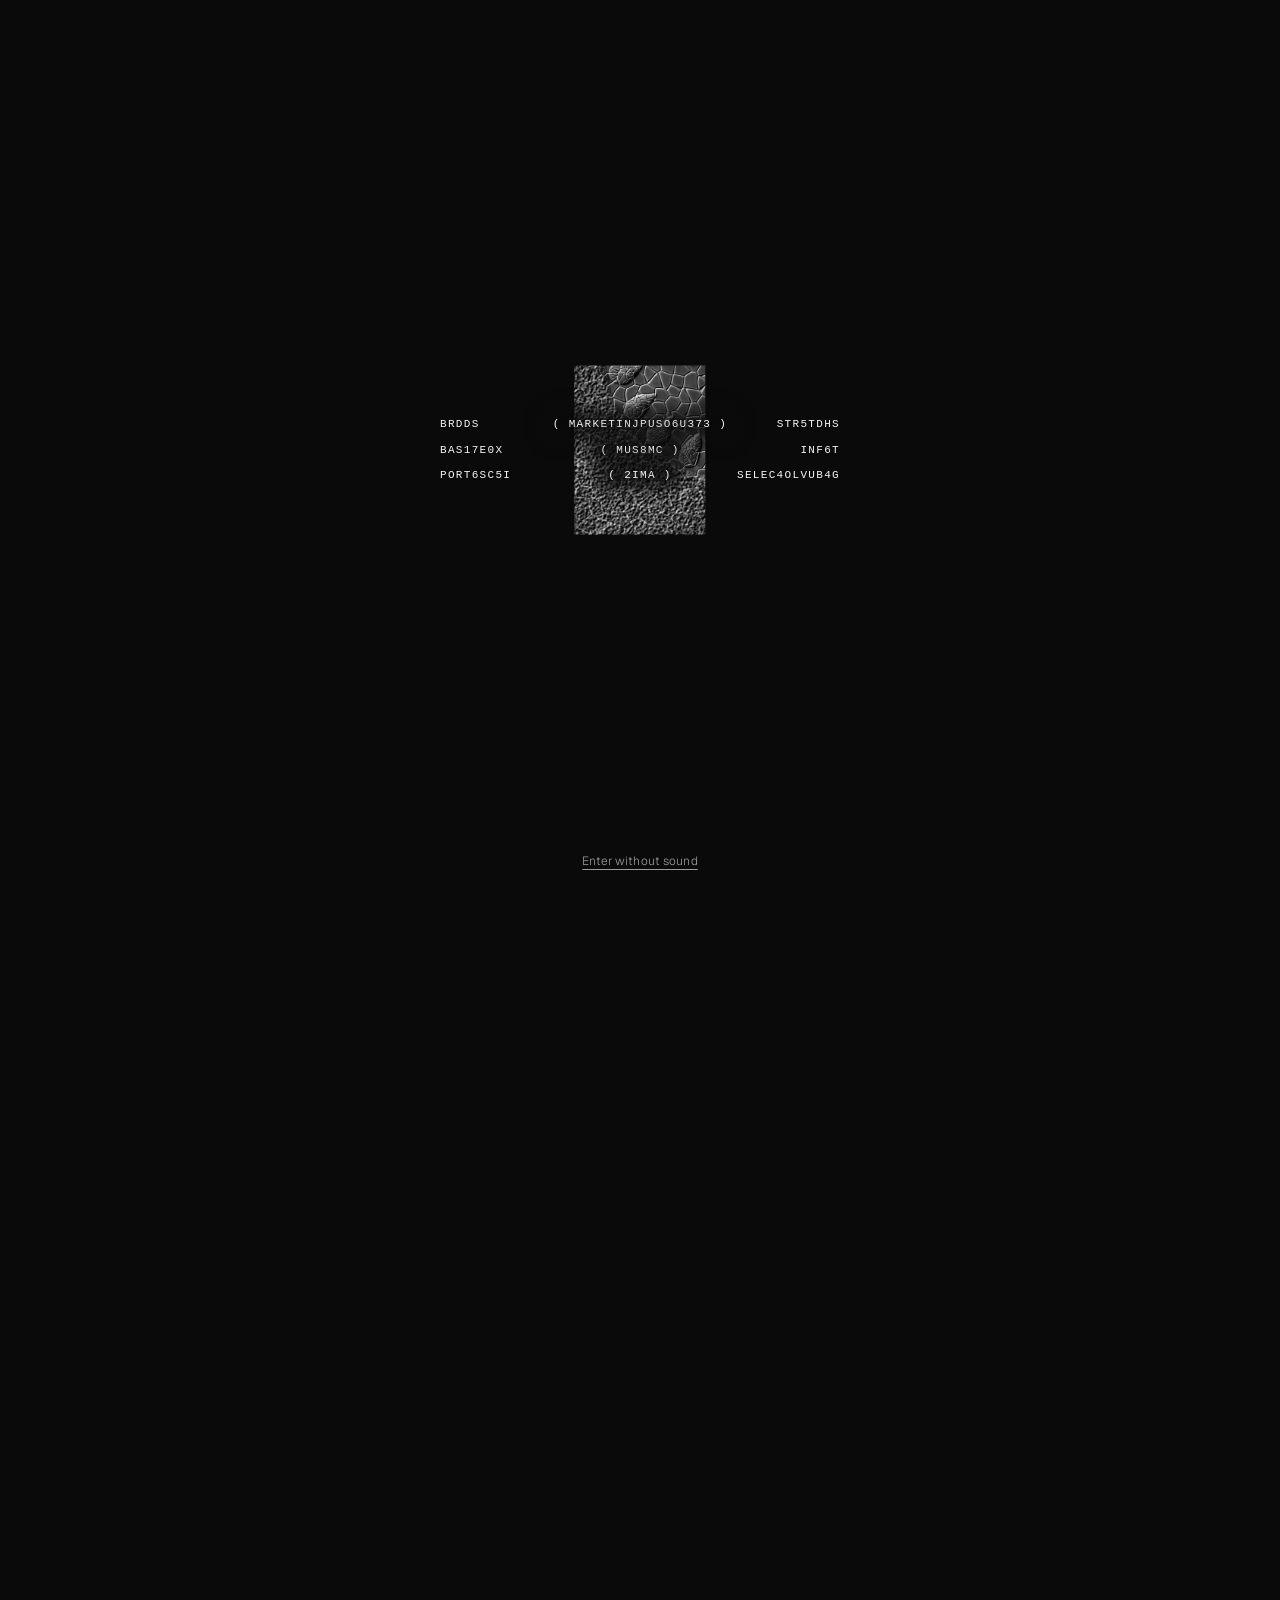
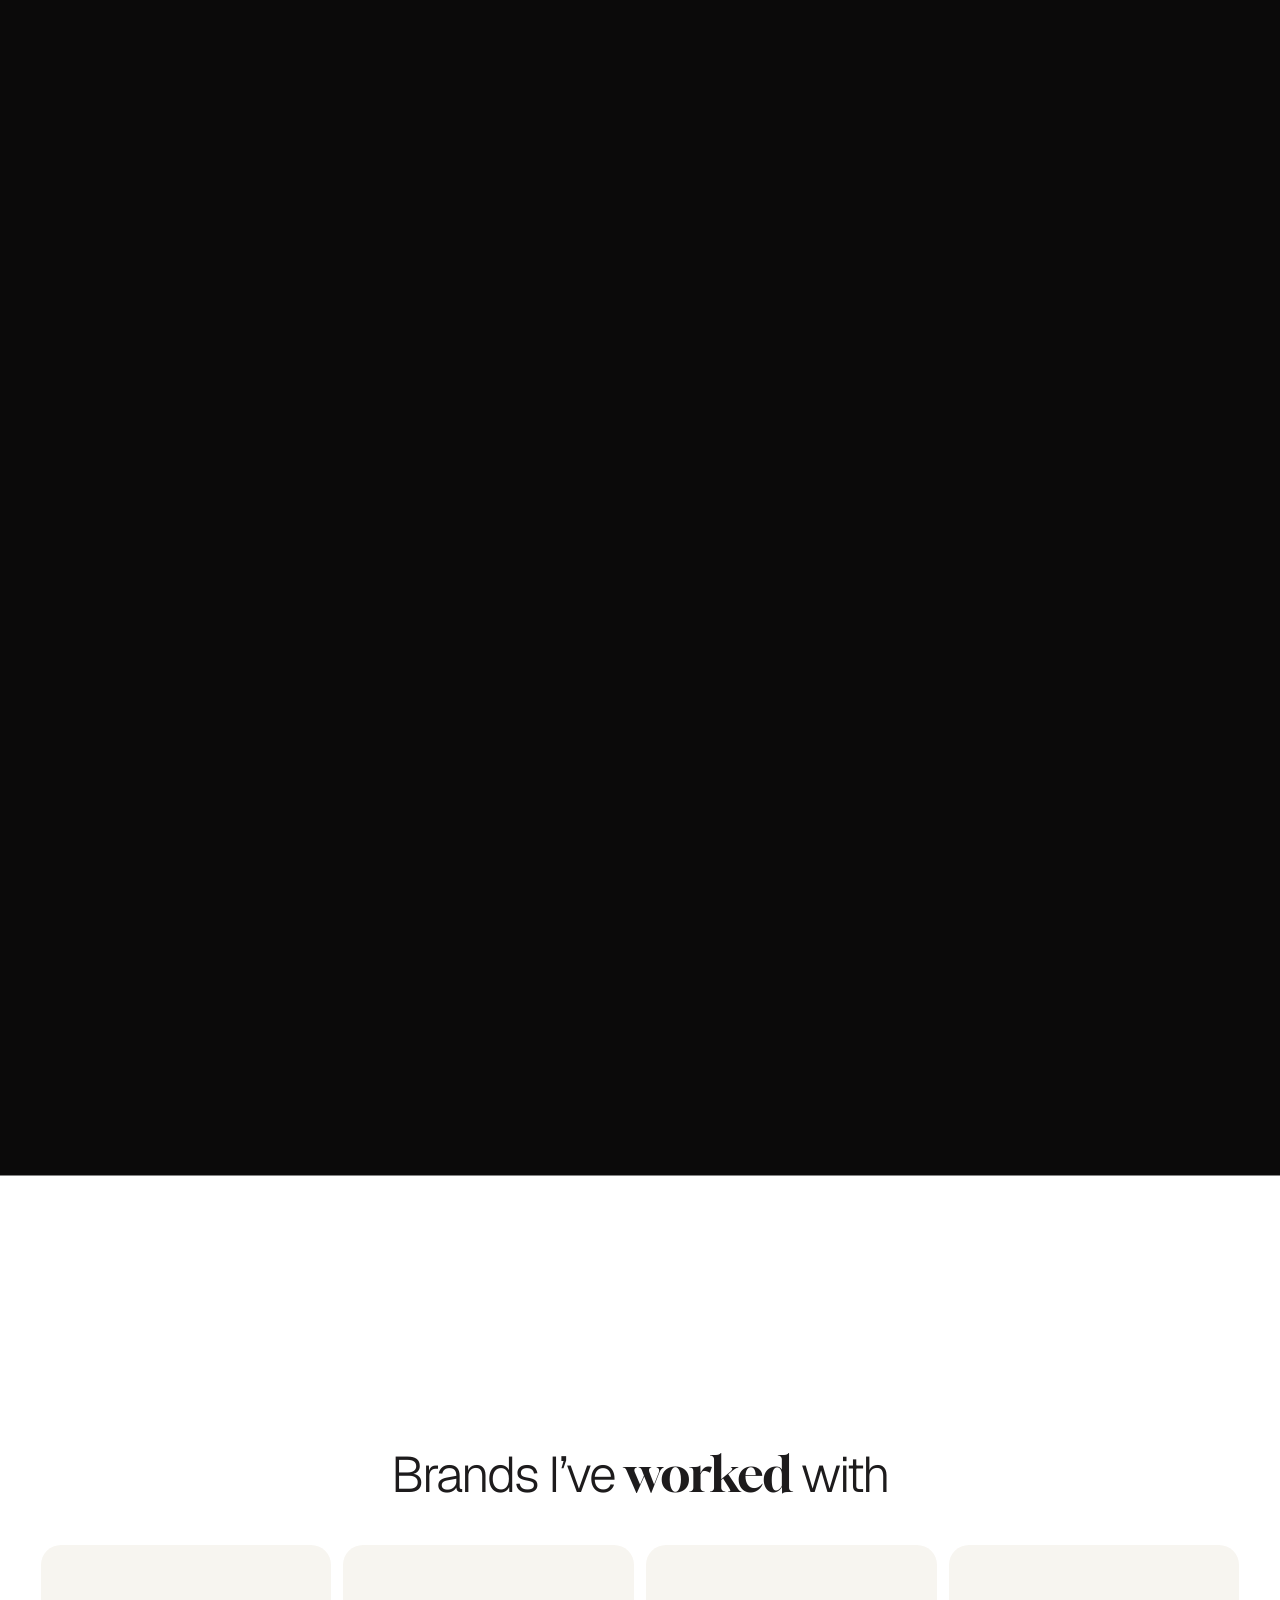
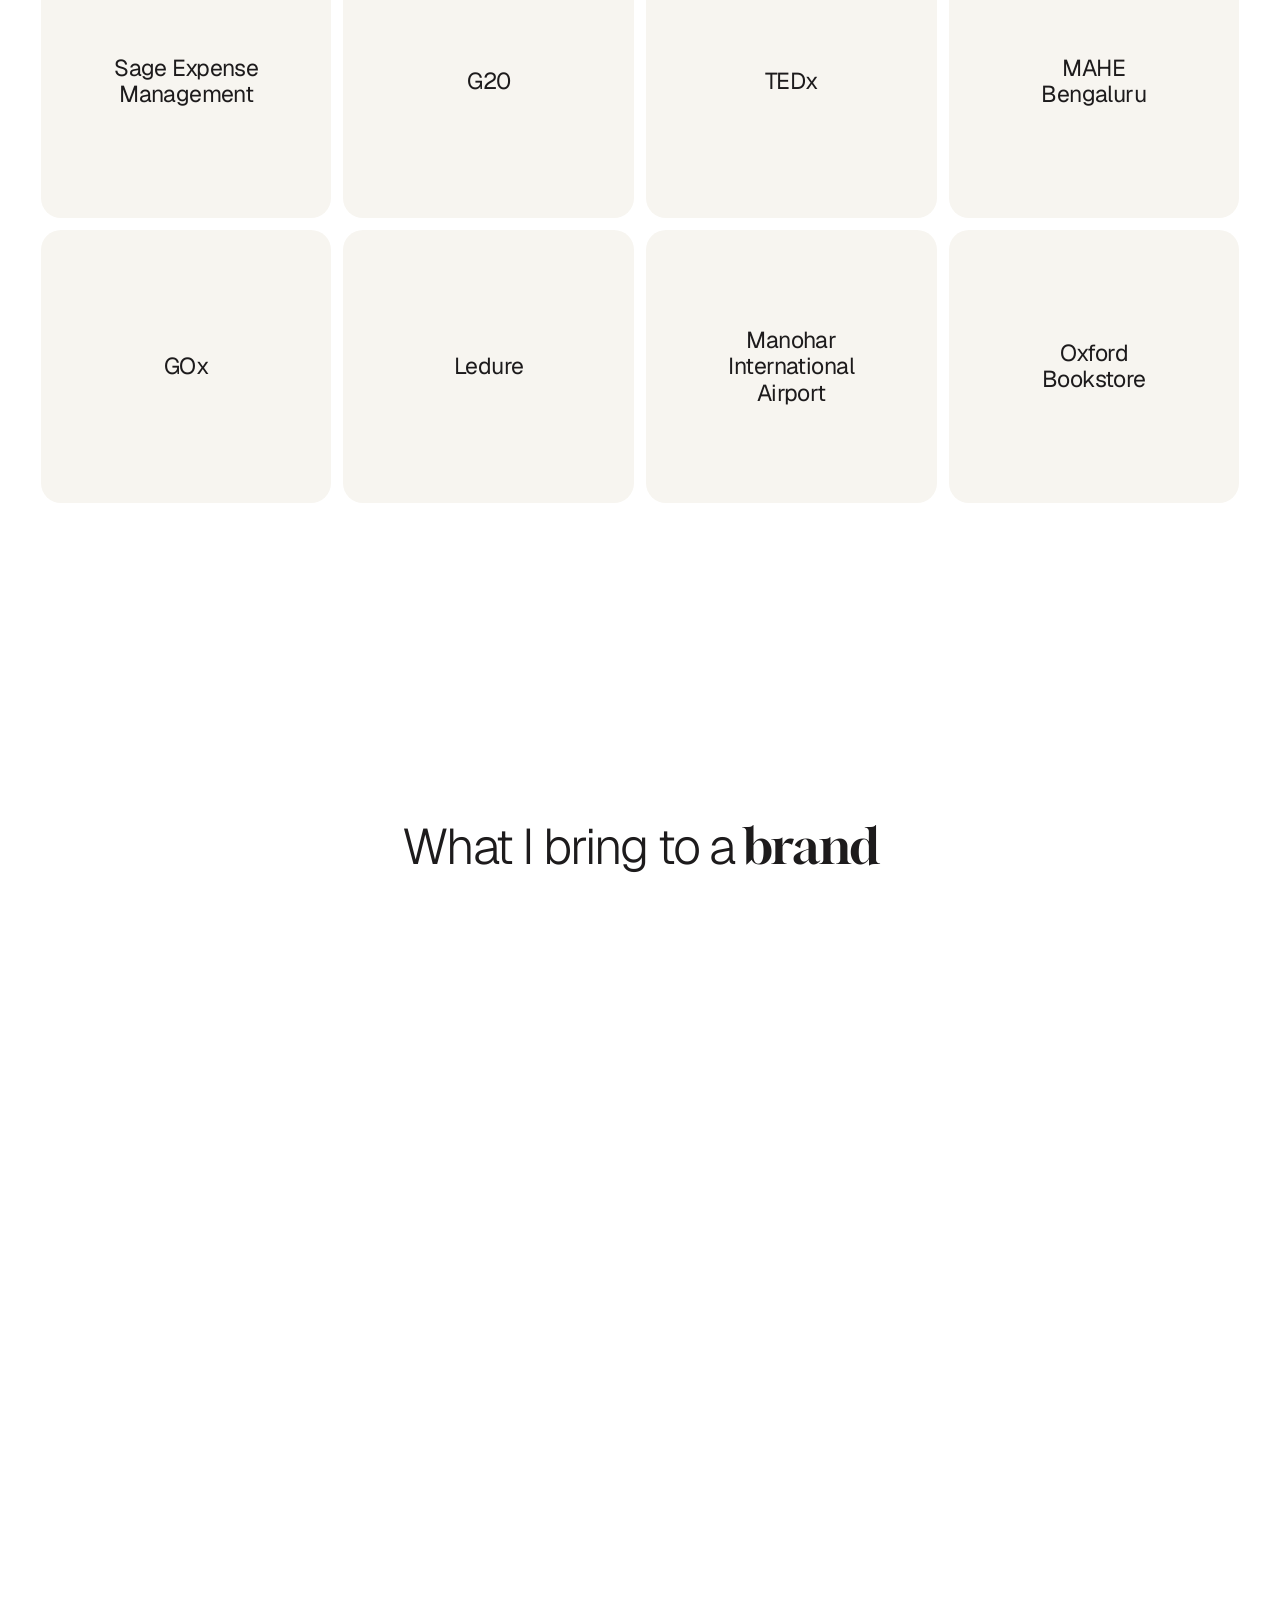
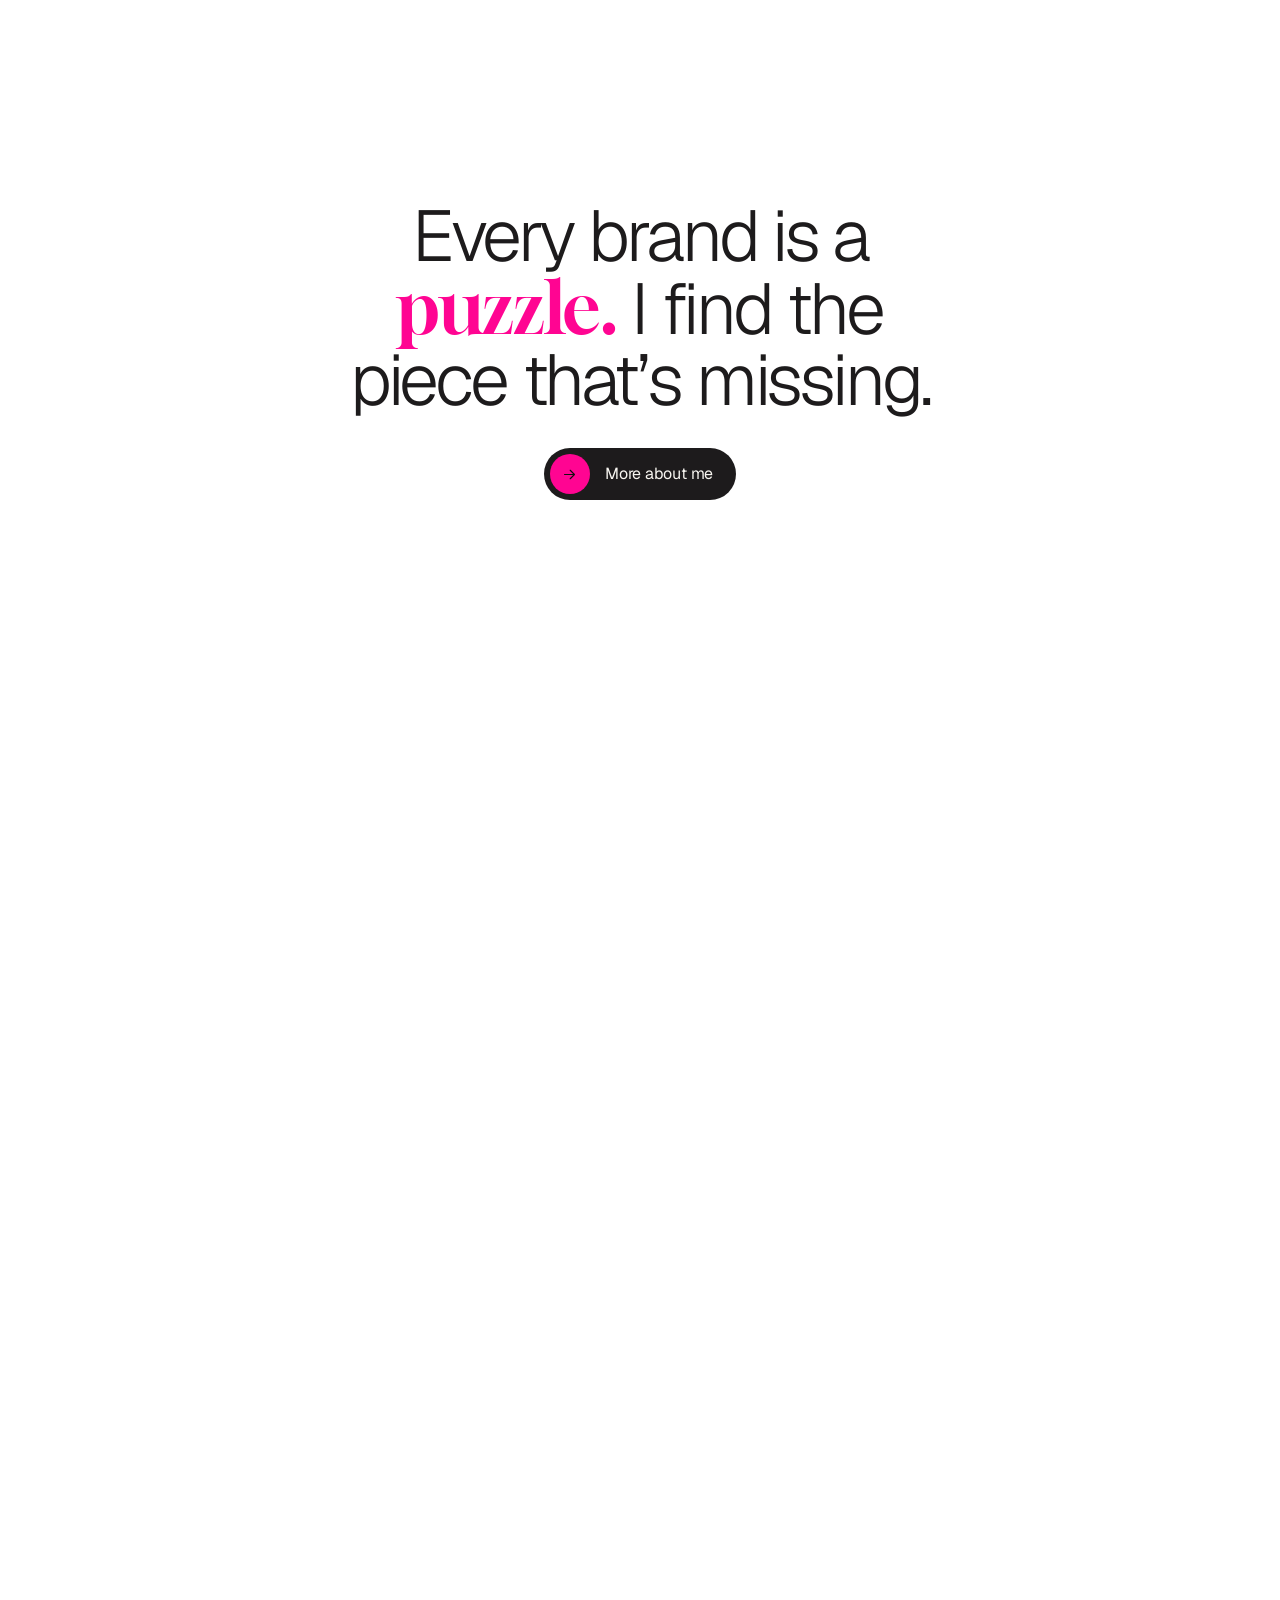
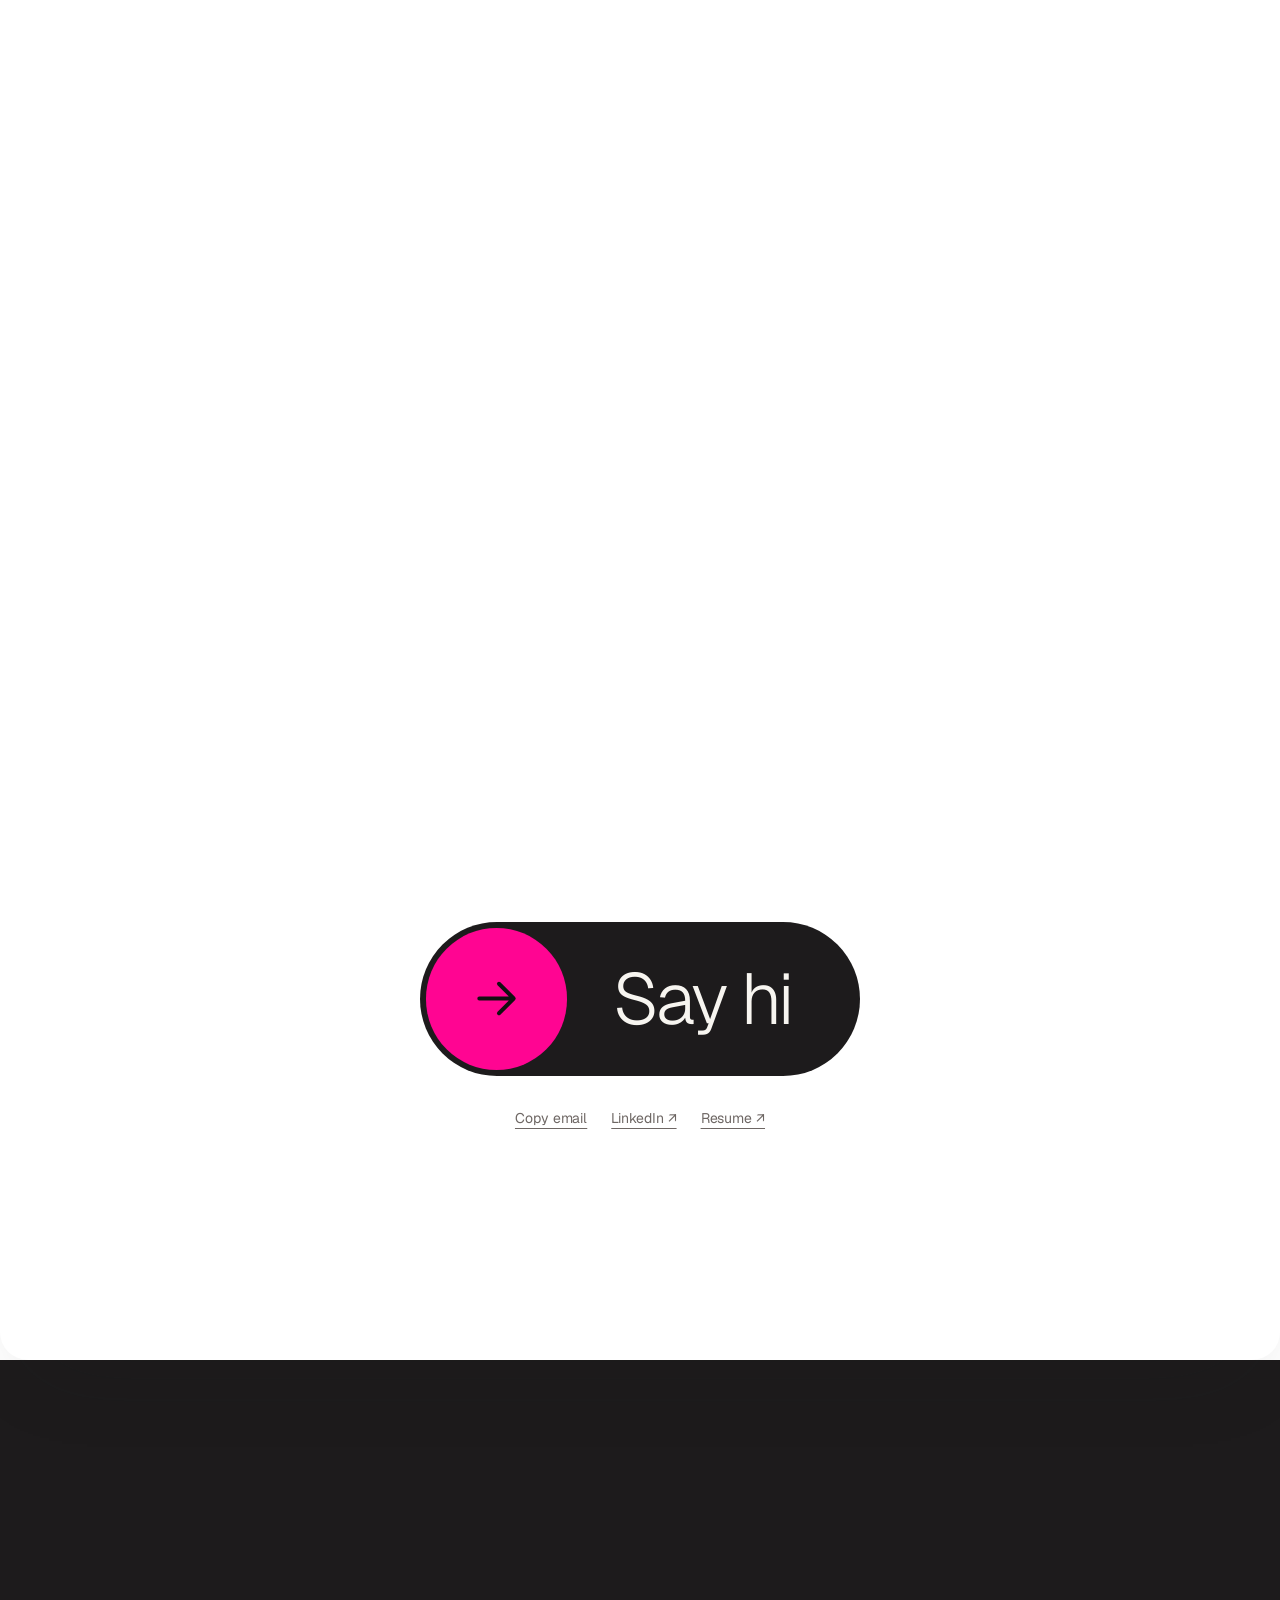
<file: index.html>
<!DOCTYPE html>
<html lang="en">
<head>
<meta charset="utf-8">
<meta name="viewport" content="width=device-width, initial-scale=1, viewport-fit=cover">
<title>Sejal Jain — Marketing Designer &amp; Brand Strategist</title>
<meta name="description" content="Sejal Jain is a Mumbai-based marketing designer and brand strategist who makes brands easier to understand, easier to find and harder to forget.">
<meta name="theme-color" content="#121011">
<meta property="og:title" content="Sejal Jain — Marketing Designer & Brand Strategist">
<meta property="og:description" content="Brand strategy, design systems and content that does its job.">
<link rel="preload" href="assets/fonts/Geist.woff" as="font" type="font/woff" crossorigin>
<link rel="preload" href="assets/fonts/Gloock.woff" as="font" type="font/woff" crossorigin>
<link rel="preload" href="assets/img/macro/m00.jpg" as="image">

<link rel="stylesheet" href="assets/css/main.css">
<script type="importmap">{"imports":{"three":"./assets/vendor/three/three.module.min.js","three/addons/":"./assets/vendor/three/addons/"}}</script>
<script>try{if(sessionStorage.getItem("sj.pt"))document.documentElement.classList.add("pt-in")}catch(e){}</script>
</head>
<body data-page="home" class="rays-on">

<!-- Loader: first visit in a session only -->
<div class="loader" role="dialog" aria-modal="true" aria-label="Loading">
  <div class="loader-frame">
    <span class="loader-br l" aria-hidden="true">(</span>
    <div class="loader-hole" aria-hidden="true"><i style="background-image:url(assets/img/macro/m00.jpg)"></i><i style="background-image:url(assets/img/macro/m06.jpg)"></i><i style="background-image:url(assets/img/macro/m01.jpg)"></i><i style="background-image:url(assets/img/macro/m02.jpg)"></i><i style="background-image:url(assets/img/macro/m03.jpg)"></i><i style="background-image:url(assets/img/macro/m07.jpg)"></i><i style="background-image:url(assets/img/macro/m05.jpg)"></i><i style="background-image:url(assets/img/macro/m04.jpg)"></i></div>
    <span class="loader-br r" aria-hidden="true">)</span>
  </div>
  <div class="void" aria-hidden="true">
    <span class="void-row"><span>Brand</span><span class="g">( Marketing&nbsp;Designer )</span><span>Strategy</span></span>
    <span class="void-row"><span>Based&nbsp;in</span><span class="g">( Mumbai )</span><span>India</span></span>
    <span class="void-row"><span>Portfolio</span><span class="g">( 2026 )</span><span>Selected&nbsp;work</span></span>
  </div>
  <button class="loader-go" type="button" aria-label="Enter with sound on"></button>
  <span class="loader-hint" aria-hidden="true">Click to enable sound</span>
  <p class="loader-tap">Tap to enable sound</p>
  <p class="loader-status" aria-live="polite">( LOADING )</p>
  <button class="loader-skip" type="button">Enter without sound</button>
</div>

<div class="page">

  <!-- Background rays: fixed behind the hero and intro, gone once the intro reaches the middle -->
  <canvas id="rays" class="rays" aria-hidden="true"></canvas>

  <!-- Hero: the name across the screen; it scrolls up with the page and leaves -->
  <header class="hero">
    <h1 class="wordmark" aria-label="Sejal Jain"><span>Sejal Jain</span></h1>
    <span class="scrl" aria-hidden="true">(&nbsp;<span class="g">s cr l</span>&nbsp;)</span>
  </header>

  <!-- Intro: rises over the rays in white, turns black as the rays clear -->
  <section class="intro wrap" aria-label="Introduction">
    <h2 class="intro-head">I design brands that people <span class="accent">understand,</span> find and remember.</h2>
  </section>

  <!-- Selected work: one full-screen container (after Double Play). Each project's image
       covers all of it; images leave the lower left clear for the words. A timer at the
       top centre fills while each project plays, then the next one comes up. -->
  <section id="work" class="work" aria-label="Selected work" data-work data-dark data-snap>
    <a class="work-bg is-on" href="case-blog.html" data-cursor="work" tabindex="-1" aria-hidden="true"><video class="art media" style="object-position:68% 50%" src="assets/video/work-blog.mp4" poster="assets/img/work/blog.jpg" muted loop playsinline autoplay preload="metadata"></video></a>
    <a class="work-bg" href="case-linen.html" data-cursor="work" tabindex="-1" aria-hidden="true"><video class="art media" style="object-position:70% 50%" src="assets/video/work-linen.mp4" poster="assets/img/work/linen.jpg" muted loop playsinline autoplay preload="metadata"></video></a>
    <div class="work-bg" data-cursor="work" data-cursor-text="Coming soon" aria-hidden="true"><video class="art media" style="object-position:50% 50%" src="assets/video/work-lantana.mp4" poster="assets/img/work/lantana.jpg" muted loop playsinline autoplay preload="metadata"></video></div>
    <div class="work-shade" aria-hidden="true"></div>
    <div class="work-top">
      <span class="work-kicker">Selected work</span>
      <div class="work-timer" aria-hidden="true"><b class="work-n">01</b><i><s></s></i><b>03</b></div>
    </div>
    <div class="work-texts">
      <article class="work-text is-on">
        <p class="label">B2B SaaS · Expense management</p>
        <h3>Rebuilt, not repainted</h3>
        <p class="work-desc">A blog that looked fine and read badly. I rebuilt how it looked, read and was built, three times in three years, and measured every change.</p>
        <dl class="work-stats"><div><dt>−8%</dt><dd>only, among readers ready to buy</dd></div><div><dt>AI &gt; links</dt><dd>AI tools now send more readers than backlinks</dd></div><div><dt>33%</dt><dd>of desktop readers reach halfway, now tracked</dd></div></dl>
        <a class="btn btn--light" href="case-blog.html">Read case study</a>
      </article>
      <article class="work-text">
        <p class="label">D2C home linen · Search and voice</p>
        <h3>Winning back Google</h3>
        <p class="work-desc">Sales from search had collapsed. I found out why, rebuilt the brand’s voice and naming, and got its products back near the top of Google in six months.</p>
        <dl class="work-stats"><div><dt>+80%</dt><dd>clicks from product searches</dd></div><div><dt>Top 3</dt><dd>on Google for core products</dd></div><div><dt>2.6×</dt><dd>clicks to collection pages</dd></div></dl>
        <a class="btn btn--light" href="case-linen.html">Read case study</a>
      </article>
      <article class="work-text">
        <p class="label">Passion project · Cause campaign</p>
        <h3>An invasive weed, worth bidding on</h3>
        <p class="work-desc">Lantana is choking forests in the Western Ghats. The Soliga turn it into furniture. I’m building the brand that sells each piece at an invite-only auction.</p>
        <dl class="work-stats"><div><dt>Since ’23</dt><dd>started, still growing</dd></div><div><dt>Invite-only</dt><dd>an auction for every piece</dd></div><div><dt>1 of 1</dt><dd>every piece, numbered</dd></div></dl>
        <span class="btn is-soon">Case study coming soon</span>
      </article>
    </div>
    <div class="work-arrows"><button class="icon-btn icon-btn--dark" type="button" data-work-prev aria-label="Previous project">←</button><button class="icon-btn icon-btn--dark" type="button" data-work-next aria-label="Next project">→</button></div>
  </section>

  <!-- Results (after Collins) -->
  <section class="sec sec--full results" aria-label="Results">
    <h2 class="sec-title wrap">What the work <span class="accent">moved</span></h2>
    <div class="results-loop" data-results aria-label="Results, moving sideways. Hover to pause, drag to move.">
      <div class="results-row">
        <article class="res-card"><b class="lens">+80%</b><h3>Clicks from product searches</h3><p>For a home linen brand, six months after we rebuilt its voice, naming and product pages.</p></article>
        <article class="res-card"><b class="lens">−8%</b><h3>Drop among readers ready to buy</h3><p>On a B2B SaaS blog, while overall traffic fell by about half as search moved to AI answers.</p></article>
        <article class="res-card"><b class="lens">2.6×</b><h3>Clicks to collection pages</h3><p>The linen brand’s collections, rebuilt around how people actually search.</p></article>
        <article class="res-card"><b class="lens">+46%</b><h3>Store sales, all channels</h3><p>The linen brand, over our two quarters. Some of it is the festive season, so search leads.</p></article>
        <article class="res-card"><b class="lens">79%</b><h3>Of Google clicks from products</h3><p>Up from 71%: the linen brand grew on what it sells, not on its own name.</p></article>
        <article class="res-card"><b class="lens">2.4×</b><h3>Revenue from a search visit</h3><p>Against an average visit to the linen brand’s store.</p></article>
        <article class="res-card"><b class="lens">3.8×</b><h3>Visits from AI assistants</h3><p>For the linen brand in six months, with first orders arriving from ChatGPT.</p></article>
        <article class="res-card"><b class="lens">70%</b><h3>Fewer words on a product page</h3><p>From crowded to clear, with the practical promise saved for last.</p></article>
        <article class="res-card"><b class="lens">0.72%</b><h3>Gap left between three reports</h3><p>Analytics, store and payments now agree, where tracking once caught a sliver of sales.</p></article>
      </div>
    </div>
  </section>

  <!-- Process (after Morer) -->
  <section class="sec sec--full process wrap" aria-label="Process" data-process>
    <h2 class="sec-title">How I <span class="accent">work</span></h2>
    <div class="proc-tabs" role="tablist">
      <button class="proc-tab is-on" type="button" role="tab" aria-selected="true">1. Diagnose</button>
      <button class="proc-tab" type="button" role="tab" aria-selected="false">2. Define</button>
      <button class="proc-tab" type="button" role="tab" aria-selected="false">3. Build</button>
      <button class="proc-tab" type="button" role="tab" aria-selected="false">4. Measure</button>
    </div>
    <div class="proc-panels">
      <div class="proc-panel is-on" role="tabpanel"><h3>Find the real problem first.</h3><p>I test every assumption before I design anything. On one brand that meant checking old links, three reports and the payment gateway until the numbers agreed.</p></div>
      <div class="proc-panel" role="tabpanel"><h3>Put the brand in one sentence.</h3><p>One working session with the founder, one principle the whole team can repeat. “Functional yet beautiful” went on to shape every product page.</p></div>
      <div class="proc-panel" role="tabpanel"><h3>Build tools, not one-offs.</h3><p>Design systems, writing frameworks and site components the team keeps using long after launch, so the brand stays itself as it grows.</p></div>
      <div class="proc-panel" role="tabpanel"><h3>Prove what moved.</h3><p>A clean baseline before launch and a dashboard after, so the next decision rests on evidence instead of taste.</p></div>
    </div>
    <a class="btn" href="about.html">More about me</a>
  </section>

  <!-- Brands (after Huge) -->
  <section class="sec sec--full wrap" aria-label="Brands">
    <h2 class="sec-title">Brands I’ve <span class="accent">worked</span> with</h2>
    <div class="brand-tiles">
      <div class="brand-tile"><b>Sage Expense Management</b><span>In-house · 2023 to now</span></div>
      <div class="brand-tile"><b>G20</b><span>Reports and collateral · 2023</span></div>
      <div class="brand-tile"><b>TEDx</b><span>Event identity · 2024</span></div>
      <div class="brand-tile"><b>MAHE Bengaluru</b><span>Identity system · 2024</span></div>
      <div class="brand-tile"><b>GOx</b><span>Brand work · 2024</span></div>
      <div class="brand-tile"><b>Ledure</b><span>Lighting packaging · 2023</span></div>
      <div class="brand-tile"><b>Manohar International Airport</b><span>Brand extensions</span></div>
      <div class="brand-tile"><b>Oxford Bookstore</b><span>Centenary campaign</span></div>
    </div>
  </section>

  <!-- Skills: real objects and books on a slow-moving row (after the reference video).
       Hover one and it turns to face you while the others move out of its way. -->
  <section class="sec sec--full shelf-sec" aria-label="Skills" data-shelf>
    <h2 class="sec-title wrap">What I bring to a <span class="accent">brand</span></h2>
    <ul class="shelf-list">
      <li><b>Brand strategy</b> Positioning and messaging people can repeat.</li>
      <li><b>Campaigns and ads</b> Shoots and ads that make people stop.</li>
      <li><b>Design systems</b> One kit for every channel, so nothing drifts.</li>
      <li><b>Search and AI visibility</b> Pages that rank on Google and show up in AI answers.</li>
      <li><b>Content design</b> Words and layouts that do the explaining.</li>
      <li><b>Measurement</b> Every launch gets a number.</li>
      <li><b>Brand identity</b> Logos, type and colour that hold together.</li>
      <li><b>Social and video</b> Reels and films with a point.</li>
    </ul>
    <div class="shelf3d" aria-hidden="true">
      <canvas></canvas>
      <div class="shelf-cap"><b></b><span></span></div>
    </div>
  </section>

  <!-- The puzzle: one random piece is missing. Scrolling drops it into its gap, then breaks the puzzle apart to show the line. -->
  <section class="puzzle" aria-label="About">
    <div class="puzzle-stage">
      <div class="puzzle-line">
        <p>Every brand is a <span class="accent">puzzle.</span> I find the piece that’s missing.</p>
        <a class="btn" href="about.html">More about me</a>
      </div>
      <div class="pieces" aria-hidden="true"></div>
    </div>
  </section>

  <!-- Contact: one big pill -->
  <section class="sec contact wrap" id="contact" aria-label="Contact">
    <a class="btn btn--xl" href="mailto:jsejaldesigns@gmail.com">Say hi</a>
    <div class="contact-links">
      <button class="link-u" type="button" data-copy-email>Copy email</button>
      <a class="link-u" href="https://www.linkedin.com/in/jain-sejal" target="_blank" rel="noopener">LinkedIn ↗</a>
      <a class="link-u" href="resume.pdf" target="_blank" rel="noopener">Resume ↗</a>
    </div>
  </section>
</div>

<script src="assets/js/rays.js" defer></script>
<script src="assets/vendor/lenis.min.js" defer></script>
<script src="assets/vendor/gsap.min.js" defer></script>
<script src="assets/vendor/ScrollTrigger.min.js" defer></script>
<script src="assets/vendor/ScrollToPlugin.min.js" defer></script>
<script src="assets/js/site.js" defer></script>
<script src="assets/js/home.js" defer></script>
</body>
</html>
</file>
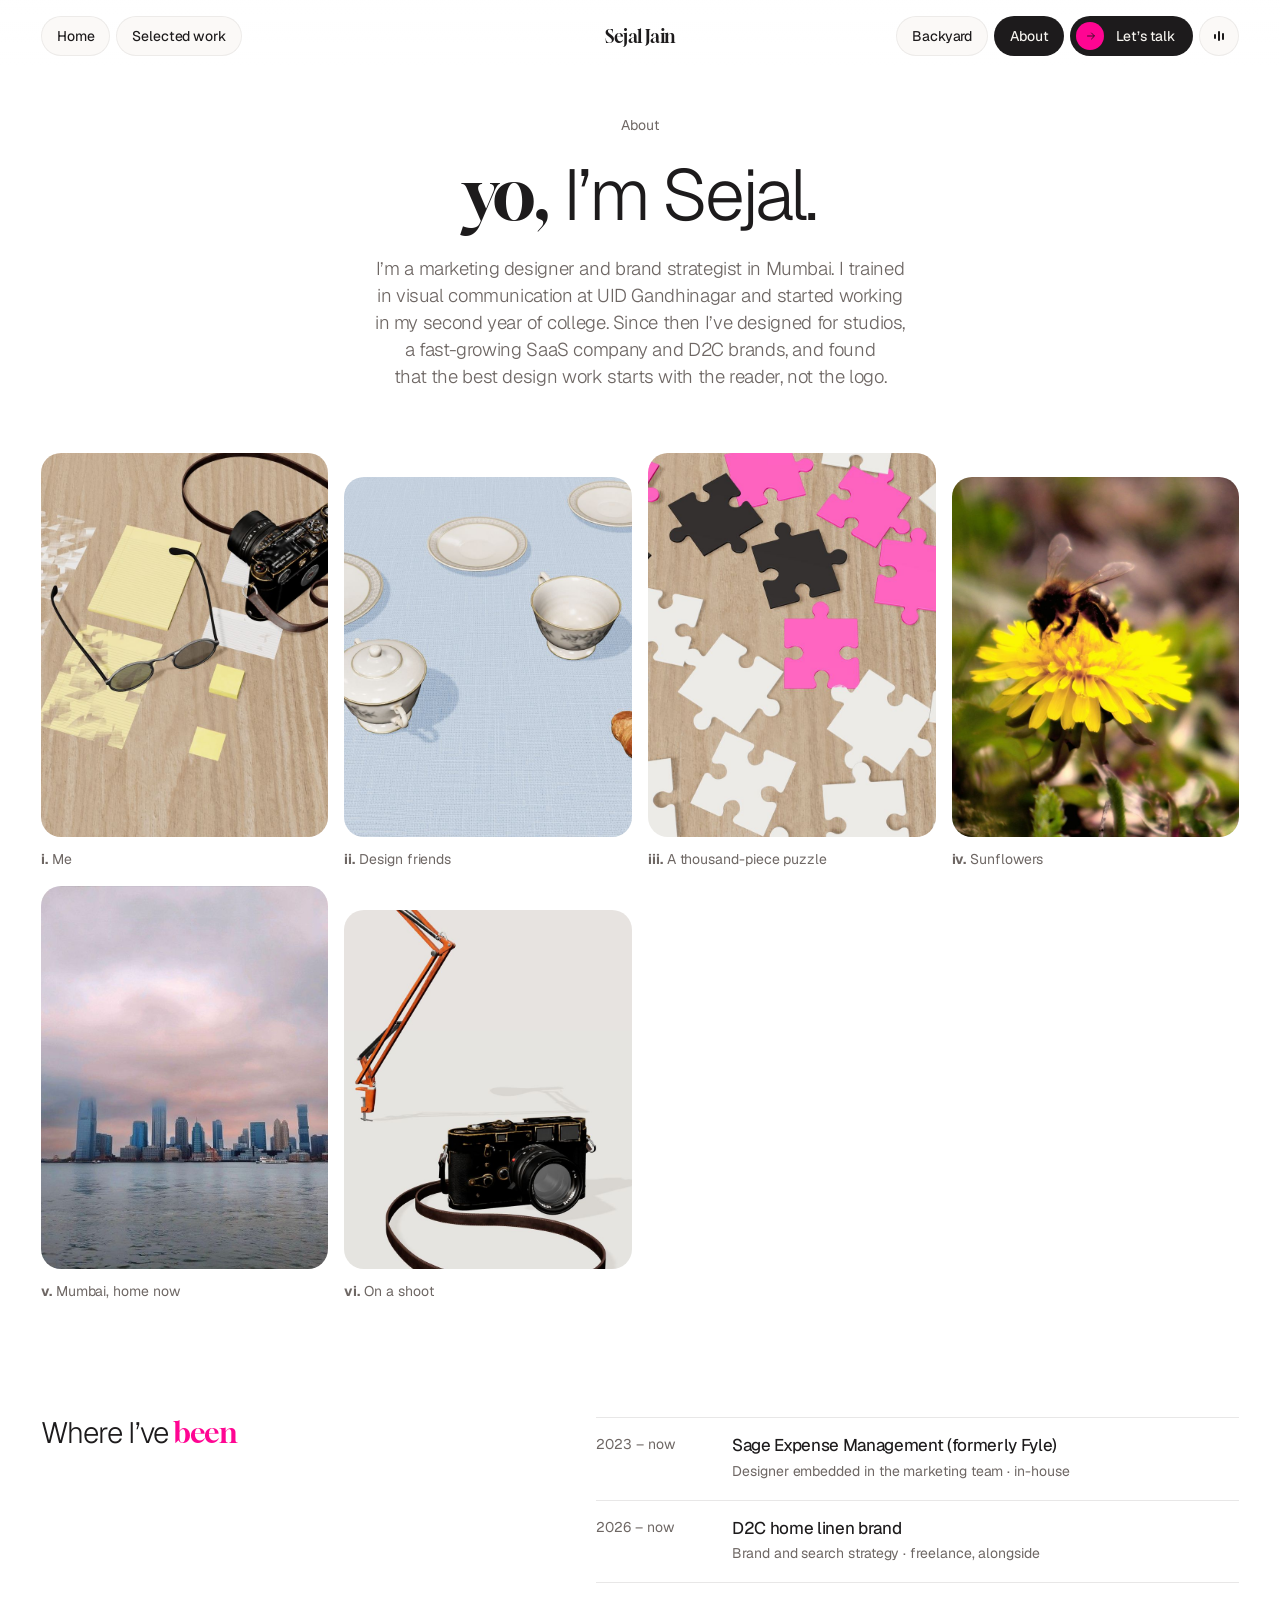
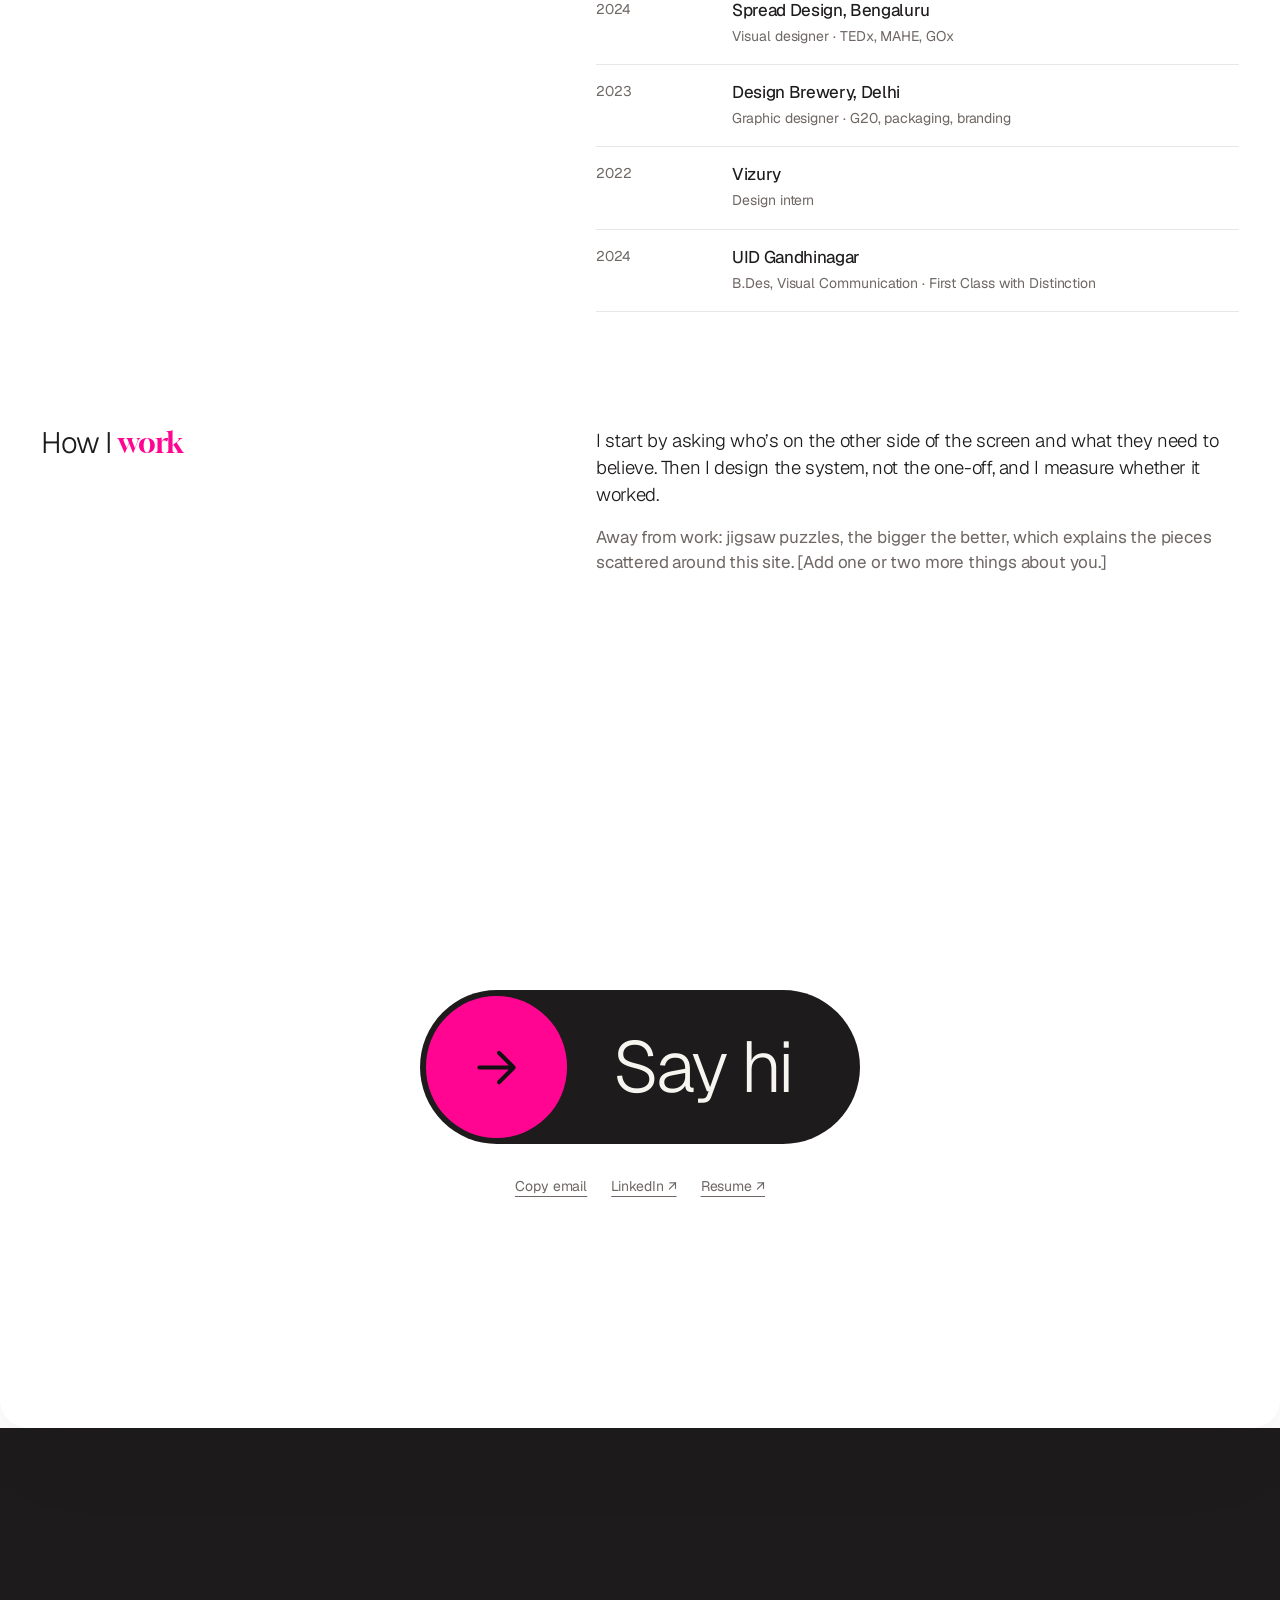
<file: about.html>
<!DOCTYPE html>
<html lang="en">
<head>
<meta charset="utf-8">
<meta name="viewport" content="width=device-width, initial-scale=1, viewport-fit=cover">
<title>About — Sejal Jain</title>
<meta name="description" content="About Sejal Jain, a Mumbai-based marketing designer and brand strategist trained in visual communication at UID Gandhinagar.">
<meta name="theme-color" content="#F5F0E6">
<link rel="preload" href="assets/fonts/Geist.woff" as="font" type="font/woff" crossorigin>
<link rel="stylesheet" href="assets/css/main.css">
<script>try{if(sessionStorage.getItem("sj.pt"))document.documentElement.classList.add("pt-in")}catch(e){}</script>
</head>
<body data-page="about">
<div class="page">
  <header class="page-head">
    <p class="kicker">About</p>
    <h1 class="display h1" style="margin-top:22px"><span class="accent">yo,</span> I’m Sejal.</h1>
    <p class="lead">I’m a marketing designer and brand strategist in Mumbai. I trained in visual communication at UID Gandhinagar and started working in my second year of college. Since then I’ve designed for studios, a fast-growing SaaS company and D2C brands, and found that the best design work starts with the reader, not the logo.</p>
  </header>

  <div class="wrap about-grid">
    <figure class="reveal"><div class="ph"><div class="art a1" style="position:absolute;inset:0"></div></div><figcaption><b>i.</b> Me</figcaption></figure>
    <figure class="reveal"><div class="ph"><div class="art a8" style="position:absolute;inset:0"></div></div><figcaption><b>ii.</b> Design friends</figcaption></figure>
    <figure class="reveal"><div class="ph"><div class="art a5" style="position:absolute;inset:0"></div></div><figcaption><b>iii.</b> A thousand-piece puzzle</figcaption></figure>
    <figure class="reveal"><div class="ph"><div class="art a6" style="position:absolute;inset:0"></div></div><figcaption><b>iv.</b> Sunflowers</figcaption></figure>
    <figure class="reveal"><div class="ph"><div class="art a3" style="position:absolute;inset:0"></div></div><figcaption><b>v.</b> Mumbai, home now</figcaption></figure>
    <figure class="reveal"><div class="ph"><div class="art a2" style="position:absolute;inset:0"></div></div><figcaption><b>vi.</b> On a shoot</figcaption></figure>
  </div>

  <section class="section wrap two-col">
    <div>
      <h2 class="h3">Where I’ve <span class="accent pink">been</span></h2>
    </div>
    <ul class="places">
      <li><span class="yr">2023 – now</span><div><b>Sage Expense Management (formerly Fyle)</b><span>Designer embedded in the marketing team · in-house</span></div></li>
      <li><span class="yr">2026 – now</span><div><b>D2C home linen brand</b><span>Brand and search strategy · freelance, alongside</span></div></li>
      <li><span class="yr">2024</span><div><b>Spread Design, Bengaluru</b><span>Visual designer · TEDx, MAHE, GOx</span></div></li>
      <li><span class="yr">2023</span><div><b>Design Brewery, Delhi</b><span>Graphic designer · G20, packaging, branding</span></div></li>
      <li><span class="yr">2022</span><div><b>Vizury</b><span>Design intern</span></div></li>
      <li><span class="yr">2024</span><div><b>UID Gandhinagar</b><span>B.Des, Visual Communication · First Class with Distinction</span></div></li>
    </ul>
  </section>

  <section class="section wrap two-col" style="padding-top:0">
    <div><h2 class="h3">How I <span class="accent pink">work</span></h2></div>
    <div>
      <p class="lead" style="margin-top:0">I start by asking who’s on the other side of the screen and what they need to believe. Then I design the system, not the one-off, and I measure whether it worked.</p>
      <p class="muted">Away from work: jigsaw puzzles, the bigger the better, which explains the pieces scattered around this site. [Add one or two more things about you.]</p>
    </div>
  </section>

  <section class="sec contact wrap" id="contact" aria-label="Contact">
    <a class="btn btn--xl" href="mailto:jsejaldesigns@gmail.com">Say hi</a>
    <div class="contact-links">
      <button class="link-u" type="button" data-copy-email>Copy email</button>
      <a class="link-u" href="https://www.linkedin.com/in/jain-sejal" target="_blank" rel="noopener">LinkedIn ↗</a>
      <a class="link-u" href="resume.pdf" target="_blank" rel="noopener">Resume ↗</a>
    </div>
  </section>
</div>

<script src="assets/vendor/lenis.min.js" defer></script>
<script src="assets/vendor/gsap.min.js" defer></script>
<script src="assets/vendor/ScrollTrigger.min.js" defer></script>
<script src="assets/vendor/ScrollToPlugin.min.js" defer></script>
<script src="assets/js/site.js" defer></script>
</body>
</html>
</file>
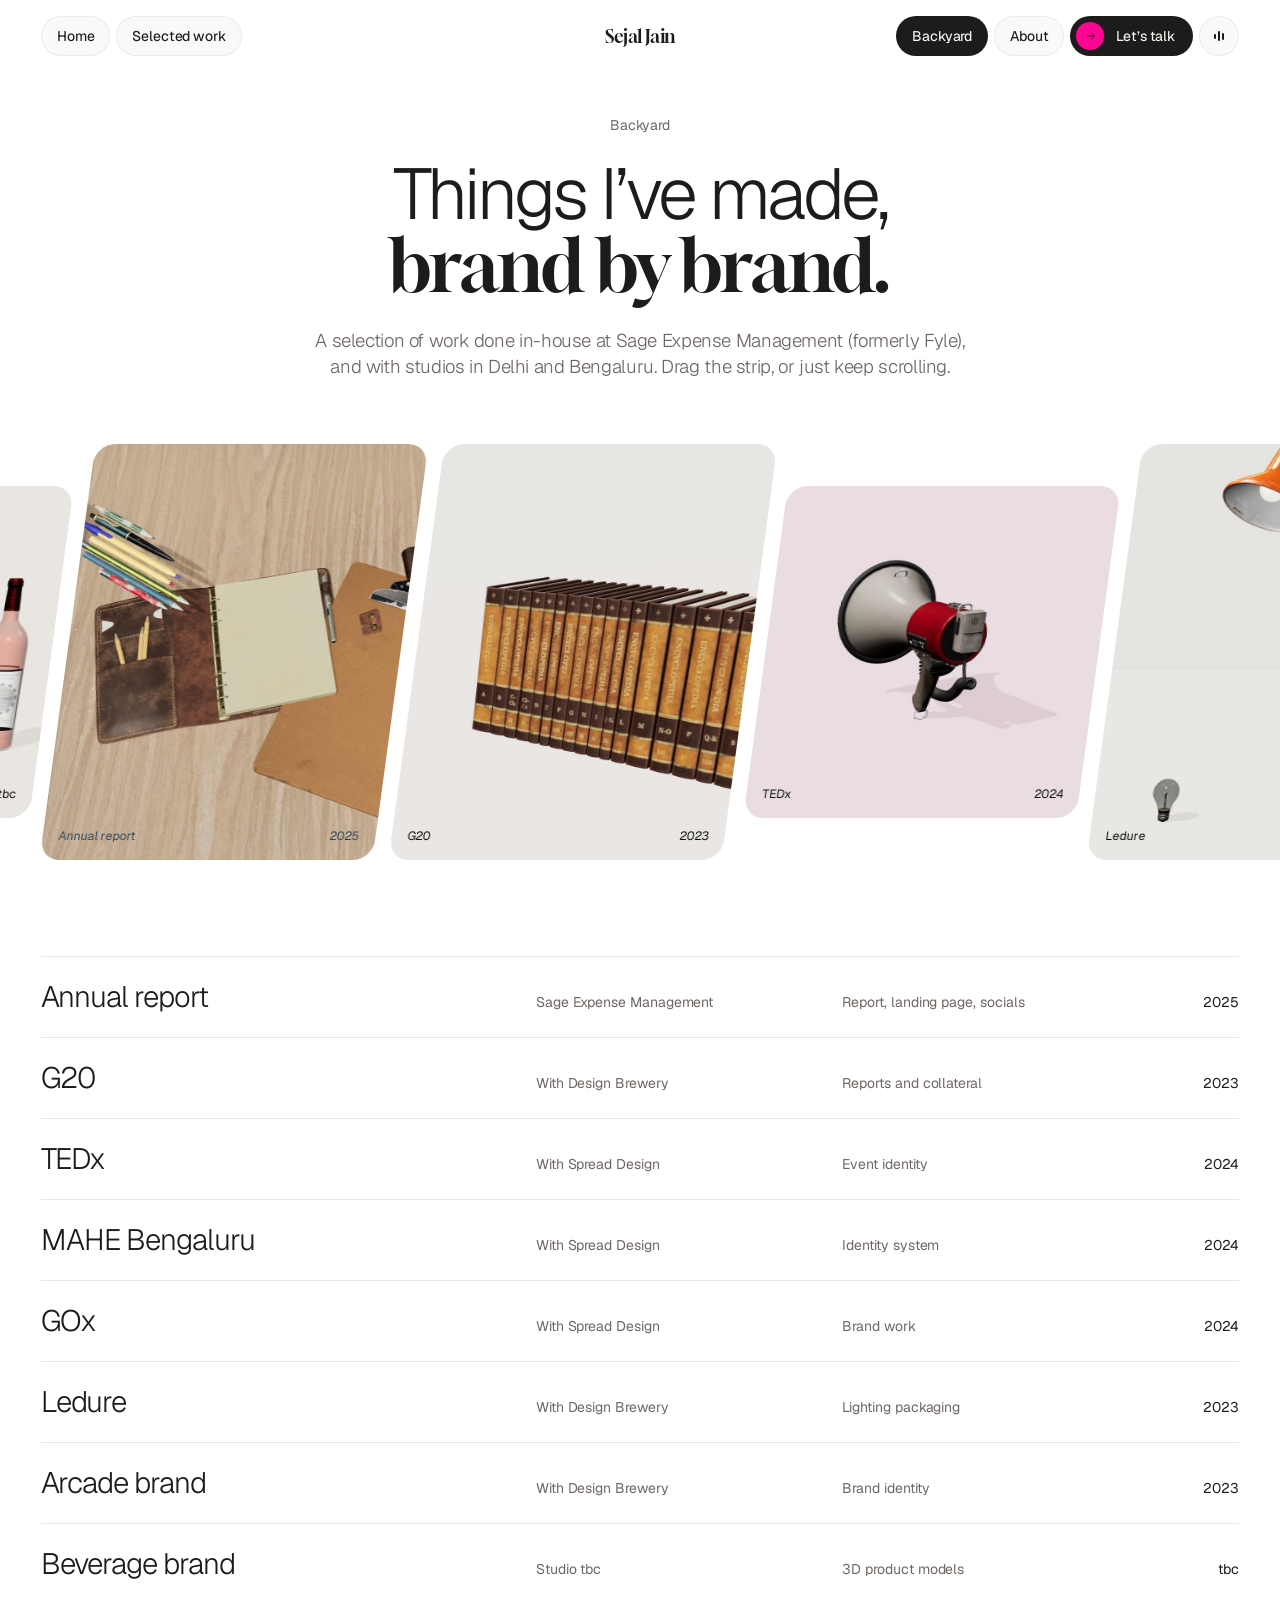
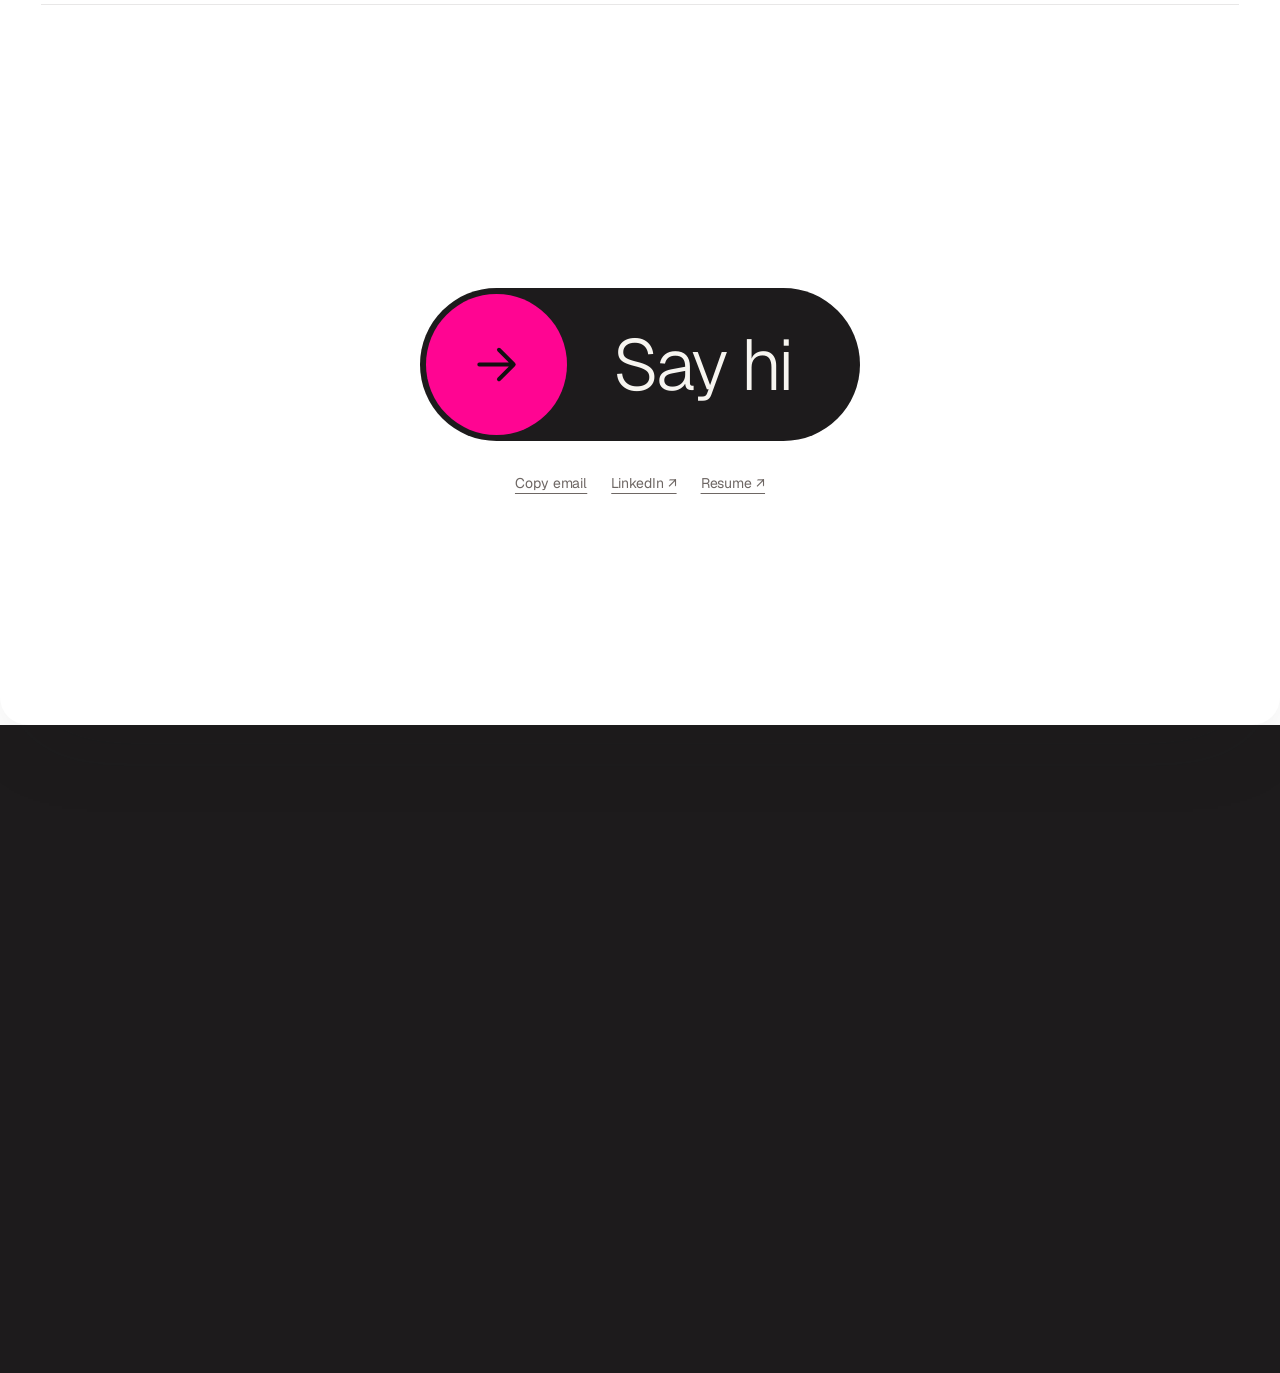
<file: backyard.html>
<!DOCTYPE html>
<html lang="en">
<head>
<meta charset="utf-8">
<meta name="viewport" content="width=device-width, initial-scale=1, viewport-fit=cover">
<title>Backyard — Sejal Jain</title>
<meta name="description" content="A selection of brand, event, report and packaging work by Sejal Jain, 2023 to 2026.">
<meta name="theme-color" content="#F5F0E6">
<link rel="preload" href="assets/fonts/Geist.woff" as="font" type="font/woff" crossorigin>
<link rel="stylesheet" href="assets/css/main.css">
<script>try{if(sessionStorage.getItem("sj.pt"))document.documentElement.classList.add("pt-in")}catch(e){}</script>
</head>
<body data-page="backyard">
<div class="page">
  <header class="page-head">
    <p class="kicker">Backyard</p>
    <h1 class="display h1" style="margin-top:22px">Things I’ve made, <span class="accent">brand by brand.</span></h1>
    <p class="lead">A selection of work done in-house at Sage Expense Management (formerly Fyle), and with studios in Delhi and Bengaluru. Drag the strip, or just keep scrolling.</p>
  </header>

  <div class="loop" aria-label="Work, scrolling strip">
    <div class="loop-track">
      <figure class="tile"><div class="art a1"></div><figcaption><span>Annual report</span><span>2025</span></figcaption></figure>
      <figure class="tile"><div class="art a2"></div><figcaption><span>G20</span><span>2023</span></figcaption></figure>
      <figure class="tile"><div class="art a3"></div><figcaption><span>TEDx</span><span>2024</span></figcaption></figure>
      <figure class="tile"><div class="art a4"></div><figcaption><span>Ledure</span><span>2023</span></figcaption></figure>
      <figure class="tile"><div class="art a5"></div><figcaption><span>MAHE Bengaluru</span><span>2024</span></figcaption></figure>
      <figure class="tile"><div class="art a6"></div><figcaption><span>GOx</span><span>2024</span></figcaption></figure>
      <figure class="tile"><div class="art a7"></div><figcaption><span>Arcade brand</span><span>2023</span></figcaption></figure>
      <figure class="tile"><video class="art a8 media" src="assets/video/beverage.mp4" poster="assets/img/backyard/beverage.jpg" muted loop playsinline autoplay preload="metadata"></video><figcaption><span>Beverage, 3D</span><span>Year tbc</span></figcaption></figure>
    </div>
  </div>

  <section class="wrap index" aria-label="Index">
    <a class="index-row" href="#" data-art="a1" data-cursor="Soon"><b>Annual report</b><span>Sage Expense Management</span><span>Report, landing page, socials</span><em>2025</em></a>
    <a class="index-row" href="#" data-art="a2" data-cursor="Soon"><b>G20</b><span>With Design Brewery</span><span>Reports and collateral</span><em>2023</em></a>
    <a class="index-row" href="#" data-art="a3" data-cursor="Soon"><b>TEDx</b><span>With Spread Design</span><span>Event identity</span><em>2024</em></a>
    <a class="index-row" href="#" data-art="a5" data-cursor="Soon"><b>MAHE Bengaluru</b><span>With Spread Design</span><span>Identity system</span><em>2024</em></a>
    <a class="index-row" href="#" data-art="a6" data-cursor="Soon"><b>GOx</b><span>With Spread Design</span><span>Brand work</span><em>2024</em></a>
    <a class="index-row" href="#" data-art="a4" data-cursor="Soon"><b>Ledure</b><span>With Design Brewery</span><span>Lighting packaging</span><em>2023</em></a>
    <a class="index-row" href="#" data-art="a7" data-cursor="Soon"><b>Arcade brand</b><span>With Design Brewery</span><span>Brand identity</span><em>2023</em></a>
    <a class="index-row" href="#" data-art="a8" data-cursor="Soon"><b>Beverage brand</b><span>Studio tbc</span><span>3D product models</span><em>tbc</em></a>
  </section>

  <section class="sec contact wrap" id="contact" aria-label="Contact">
    <a class="btn btn--xl" href="mailto:jsejaldesigns@gmail.com">Say hi</a>
    <div class="contact-links">
      <button class="link-u" type="button" data-copy-email>Copy email</button>
      <a class="link-u" href="https://www.linkedin.com/in/jain-sejal" target="_blank" rel="noopener">LinkedIn ↗</a>
      <a class="link-u" href="resume.pdf" target="_blank" rel="noopener">Resume ↗</a>
    </div>
  </section>
</div>
<div class="peek" aria-hidden="true"><div class="art"></div></div>

<script src="assets/vendor/lenis.min.js" defer></script>
<script src="assets/vendor/gsap.min.js" defer></script>
<script src="assets/vendor/ScrollTrigger.min.js" defer></script>
<script src="assets/vendor/ScrollToPlugin.min.js" defer></script>
<script src="assets/js/site.js" defer></script>
<script src="assets/js/backyard.js" defer></script>
</body>
</html>
</file>
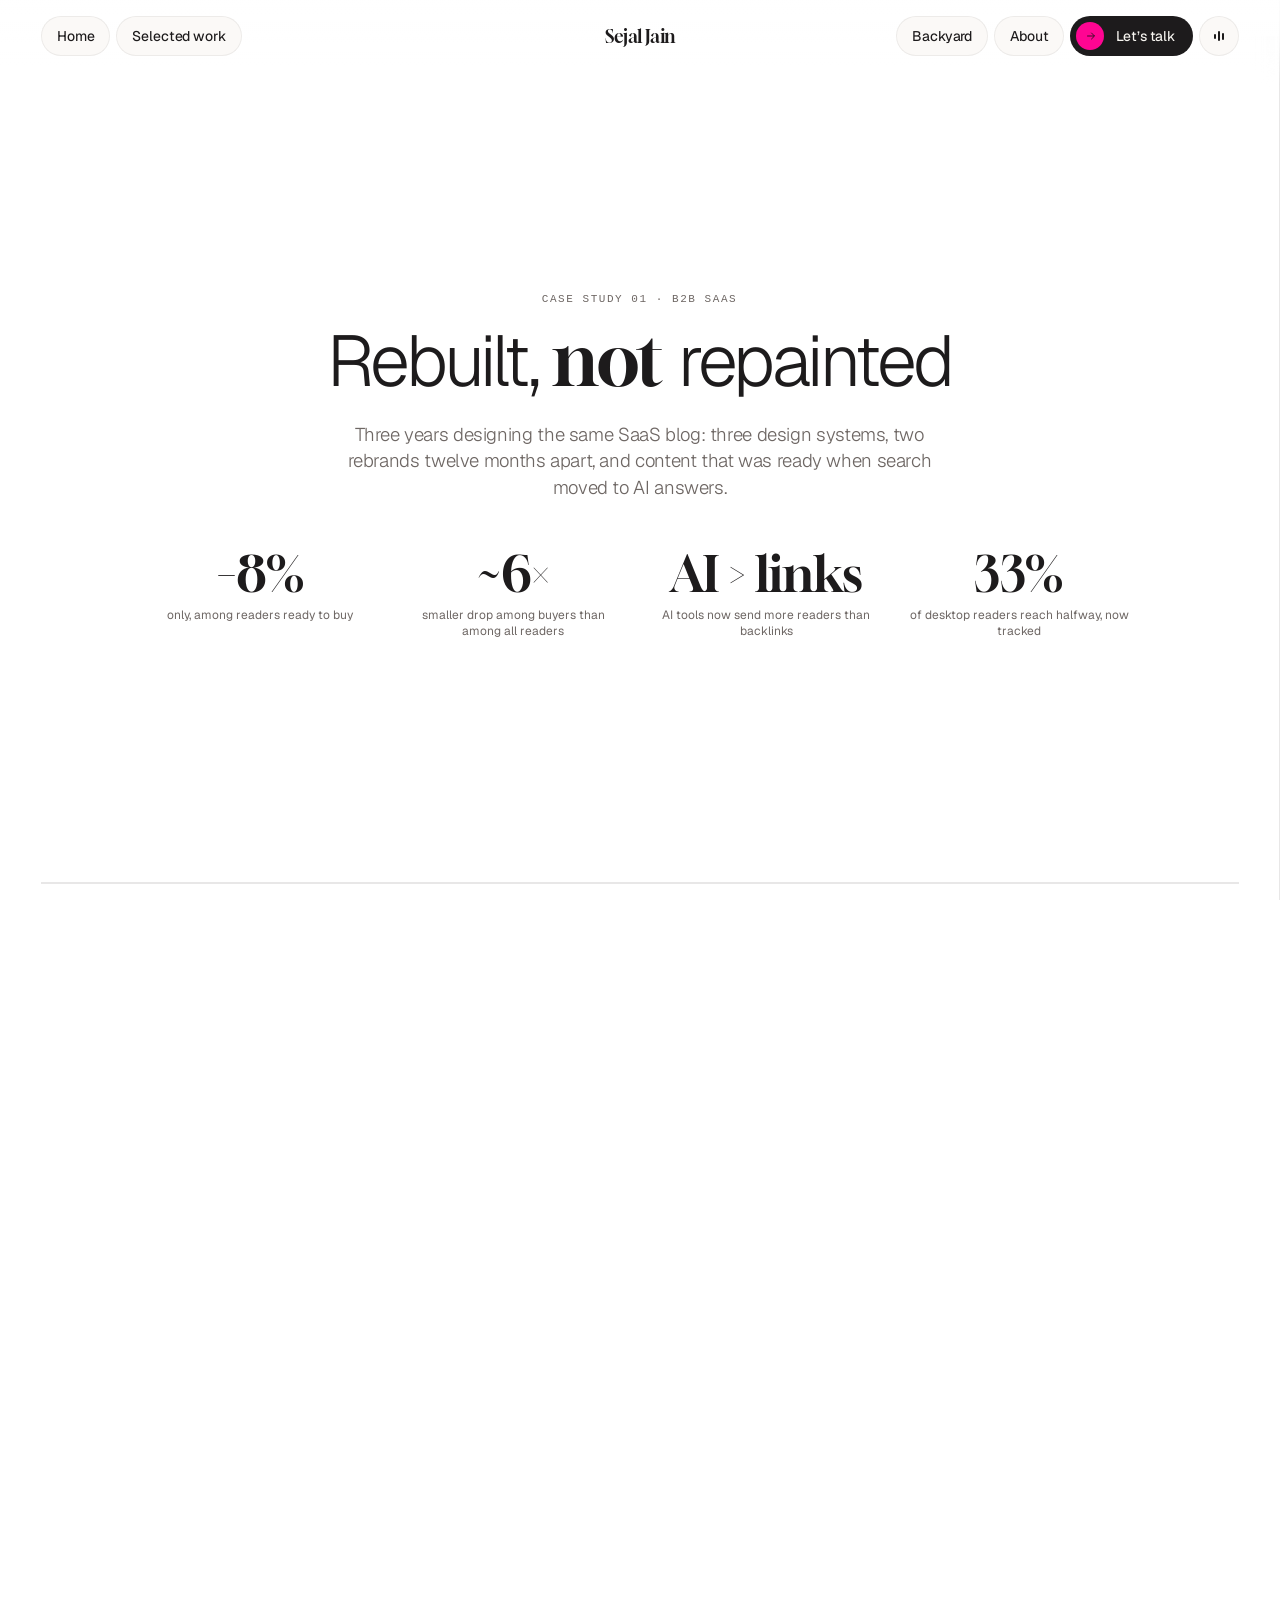
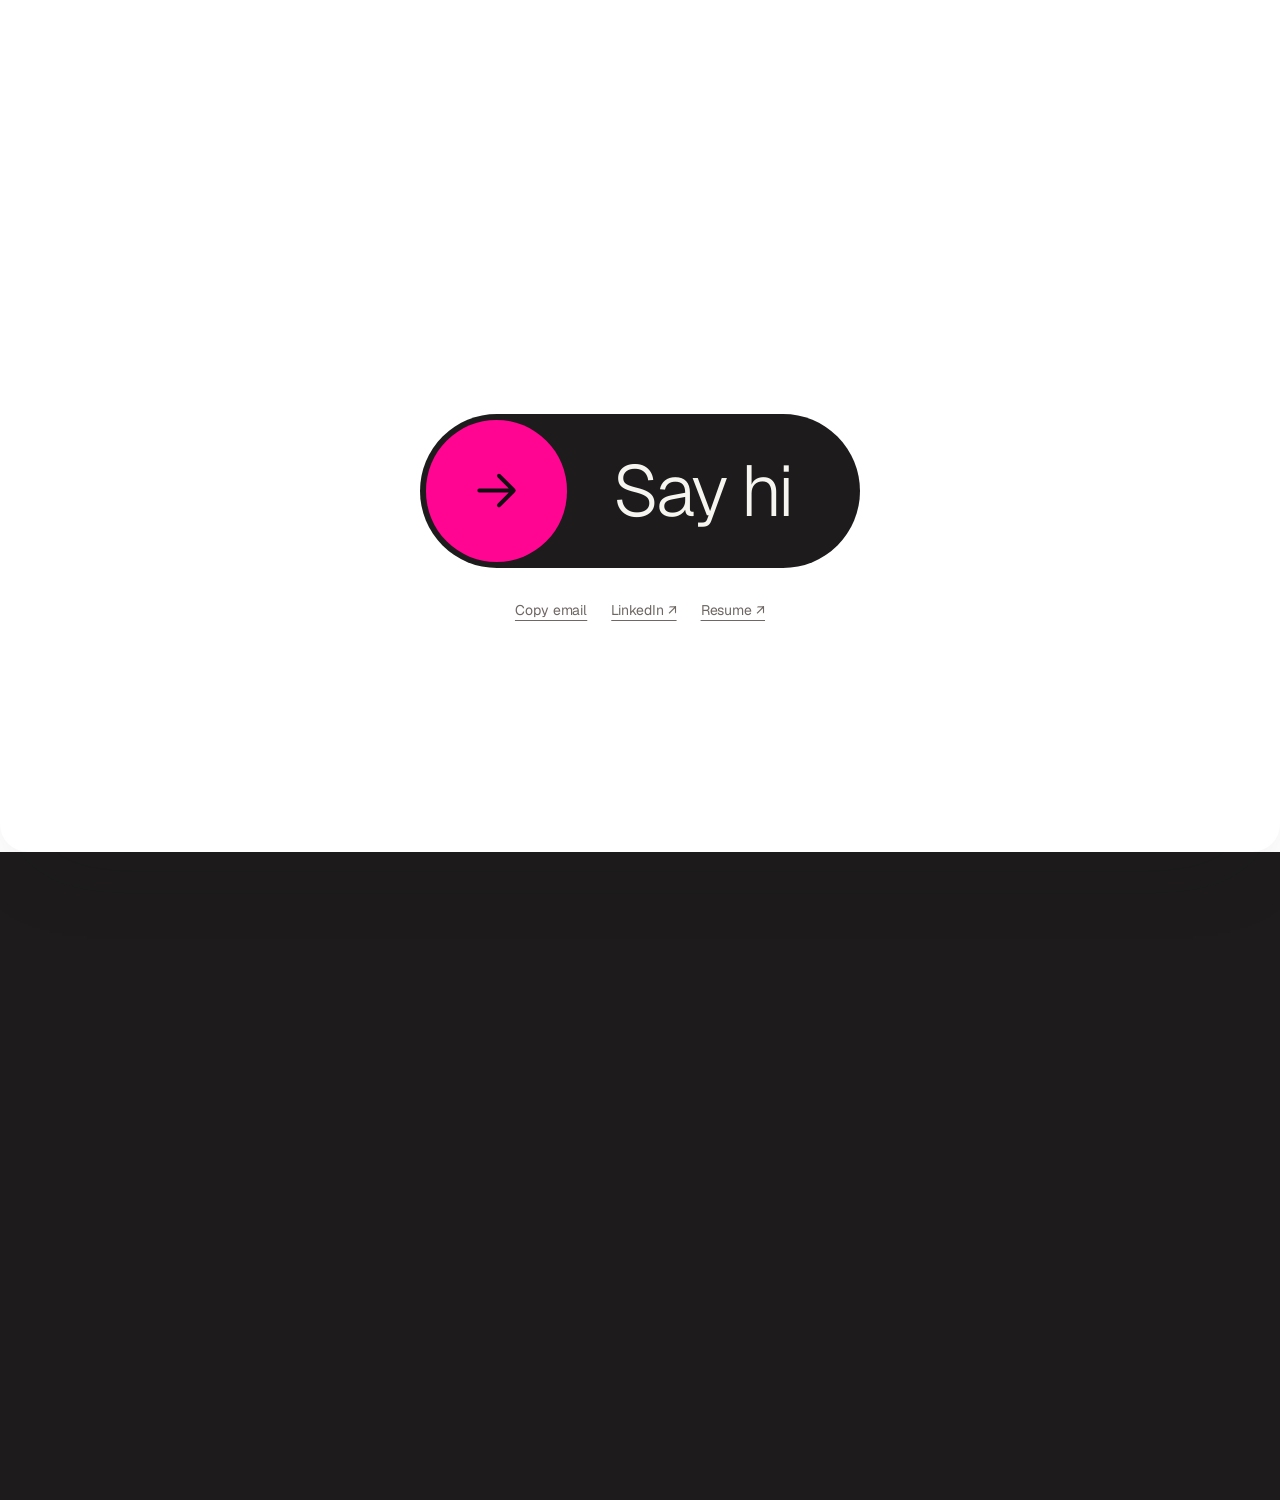
<file: case-blog.html>
<!DOCTYPE html>
<html lang="en">
<head>
<meta charset="utf-8">
<meta name="viewport" content="width=device-width, initial-scale=1, viewport-fit=cover">
<title>Rebuilt, not repainted — Sejal Jain</title>
<meta name="description" content="Three years of blog design for a B2B SaaS company: three design systems, two rebrands, and content ready for AI search.">
<meta name="robots" content="noindex">
<meta name="theme-color" content="#F5F0E6">
<link rel="preload" href="assets/fonts/Geist.woff" as="font" type="font/woff" crossorigin>
<link rel="stylesheet" href="assets/css/main.css">
<script>try{if(sessionStorage.getItem("sj.pt"))document.documentElement.classList.add("pt-in")}catch(e){}</script>
</head>
<body data-page="case">
<div class="page">

  <!-- The story moves sideways as you scroll down -->
  <main class="hs" aria-label="Case study">
    <div class="hs-track">

      <section class="panel w-100 p-open">
        <p class="label">Case study 01 · B2B SaaS</p>
        <h1 class="display">Rebuilt, <span class="accent">not</span> repainted</h1>
        <p class="lead">Three years designing the same SaaS blog: three design systems, two rebrands twelve months apart, and content that was ready when search moved to AI answers.</p>
        <div class="p-results">
          <div><b>−8%</b><span>only, among readers ready to buy</span></div>
          <div><b>~6×</b><span>smaller drop among buyers than among all readers</span></div>
          <div><b>AI &gt; links</b><span>AI tools now send more readers than backlinks</span></div>
          <div><b>33%</b><span>of desktop readers reach halfway, now tracked</span></div>
        </div>
      </section>

      <section class="panel w-80 img with-meta" aria-label="Project details">
        <img class="art media" src="assets/img/case/blog-hero.jpg" alt="" loading="lazy">
        <dl class="p-meta">
          <div><dt>Client</dt><dd>B2B SaaS, expense management for US businesses</dd></div>
          <div><dt>Timeline</dt><dd>July 2023 to now</dd></div>
          <div><dt>Team</dt><dd>Content writers, SEO and web developers</dd></div>
          <div><dt>My role</dt><dd>Designer in marketing. I owned how the blog looked, read and was built.</dd></div>
          <div style="grid-column:span 2"><dt>Deliverables</dt><dd class="dots"><span>Design systems</span><span>Infographics</span><span>Reading features</span><span>CMS components</span><span>Measurement</span></dd></div>
        </dl>
      </section>

      <section class="panel w-60">
        <div class="p-text">
          <p class="label">The setup</p>
          <h2>A blog that fed the sales <span class="accent">pipeline</span></h2>
          <p>The company sells expense management software to small and midsized businesses, mostly in the US. The blog was one of the main ways buyers found it, and the marketing team’s goal was qualified leads.</p>
          <p>Writers owned the words. How the blog looked, read and was built was mine. I joined as an intern in July 2023, embedded in the marketing team, and went full time in May 2024.</p>
        </div>
      </section>

      <section class="panel w-45" style="background:var(--cream-2)">
        <p class="p-big">How do you make long, dense finance content something people <span class="accent">want</span> to read?</p>
      </section>

      <section class="panel w-60">
        <div class="p-text">
          <p class="label">Pink era · 2023 to 2024</p>
          <h2>The first system, and <span class="accent">visuals</span> that break up long posts</h2>
          <p>There was no blog design system when I joined, so I built the first one. While building it, I noticed the banners weren’t the problem. The posts were: long walls of text on dense topics.</p>
          <p>I started designing infographics inside the posts, explaining a process in one picture instead of five paragraphs. They were live across the blog before the end of 2023. <strong>Two of the largest companies in the category then began breaking up their content the same way.</strong></p>
        </div>
      </section>

      <section class="panel w-60 img" aria-hidden="true"><img class="art media" src="assets/img/case/blog-panel.jpg" alt="" loading="lazy"></section>

      <section class="panel w-60">
        <div class="p-text">
          <p class="label">Purple era · 2024 to 2025</p>
          <h2>A recognisable look and easier <span class="accent">reading</span></h2>
          <p>The company refreshed its brand in October 2024. I rebuilt the blog system with it, aiming for a look people would recognise before they saw the logo. Then each new feature answered one reading problem:</p>
          <table class="p-table">
            <tr><td>Progress bar</td><td>Readers can’t tell how much is left · Nov 2024</td></tr>
            <tr><td>FAQs</td><td>Follow-up questions go unanswered · Jun 2025</td></tr>
            <tr><td>Table of contents</td><td>Readers can’t jump to the part they need · Jul 2025</td></tr>
          </table>
          <p style="margin-top:18px">I also designed our annual benchmark report almost end to end. It mostly reached people already on our site: <strong>well designed, and still underperformed.</strong> Who a report reaches is part of the design.</p>
        </div>
      </section>

      <section class="panel w-60">
        <div class="p-text">
          <p class="label">Green era · 2025 to now</p>
          <h2>From flat images to components, ready for <span class="accent">AI search</span></h2>
          <p>After an acquisition, the company rebranded in October 2025. I rebuilt the system a third time, and turned the blog’s recurring visuals into reusable CMS components. Images were slow to update, broke on phones, were invisible to search engines and couldn’t be measured. Components fixed all four.</p>
          <div class="p-mini">
            <div><b>~50%</b><span>blog traffic lost as search moved to AI answers</span></div>
            <div><b>−8%</b><span>only, among readers ready to buy</span></div>
            <div><b>AI &gt; links</b><span>AI tools overtook backlinks as a referral source</span></div>
          </div>
          <p>I can’t claim the components caused that. What I can show is that when search changed, the content was already in a form machines can read.</p>
        </div>
      </section>

      <section class="panel w-60">
        <div class="p-text">
          <p class="label">Measuring it · 2025 to 2026</p>
          <h2>A failed first attempt, then a <span class="accent">working</span> system</h2>
          <p>My first attempt failed because visuals were images: there was no way to tie a number to one visual. Components solved that. In 2026 I built a registry of every blog feature, a map of every page each appears on, one clean baseline across all our data sources, and a dashboard to read it.</p>
          <div class="p-bars" role="img" aria-label="Share of readers who reach halfway: desktop 33%, all readers 28%, mobile 19%">
            <div><span>Desktop</span><i style="--v:33%"></i><em>33%</em></div>
            <div><span>All readers</span><i style="--v:28%"></i><em>28%</em></div>
            <div><span>Mobile</span><i style="--v:19%"></i><em>19%</em></div>
          </div>
          <p class="label" style="margin-bottom:16px">Readers who reach halfway through a post · September 2026 baseline</p>
          <p>That gave the reading work a hard number to move, and pointed to mobile as the next problem.</p>
        </div>
      </section>

      <section class="panel w-45" style="background:var(--ink);color:var(--cream);border-color:transparent">
        <p class="p-quote">The dashboard creates the shortlist. Testing creates the <span class="accent">evidence.</span></p>
      </section>

      <section class="panel w-60">
        <div class="p-text">
          <p class="label">What I learned</p>
          <h2>What I’d carry into <span class="accent">any team</span></h2>
          <table class="p-table">
            <tr><td>Readability compounds</td><td>Work done to help people read ended up helping machines read too.</td></tr>
            <tr><td>Build the system</td><td>Images were faster to ship. Components scaled and could be measured.</td></tr>
            <tr><td>Measure first</td><td>I couldn’t prove my early work because I hadn’t built a way to see it.</td></tr>
          </table>
        </div>
      </section>

      <section class="panel w-100 p-end">
        <p class="label">Next case study</p>
        <h2 class="display h1" style="max-width:14ch;text-wrap:balance">Winning back <span class="accent">Google</span> in six months</h2>
        <a class="btn" href="case-linen.html">Read it</a>
      </section>
    </div>
  </main>

  <section class="sec contact wrap" id="contact" aria-label="Contact">
    <a class="btn btn--xl" href="mailto:jsejaldesigns@gmail.com">Say hi</a>
    <div class="contact-links">
      <button class="link-u" type="button" data-copy-email>Copy email</button>
      <a class="link-u" href="https://www.linkedin.com/in/jain-sejal" target="_blank" rel="noopener">LinkedIn ↗</a>
      <a class="link-u" href="resume.pdf" target="_blank" rel="noopener">Resume ↗</a>
    </div>
  </section>
</div>

<div class="hs-progress" aria-hidden="true"><i></i></div>

<script src="assets/vendor/lenis.min.js" defer></script>
<script src="assets/vendor/gsap.min.js" defer></script>
<script src="assets/vendor/ScrollTrigger.min.js" defer></script>
<script src="assets/vendor/ScrollToPlugin.min.js" defer></script>
<script src="assets/js/site.js" defer></script>
<script src="assets/js/case.js" defer></script>
</body>
</html>
</file>
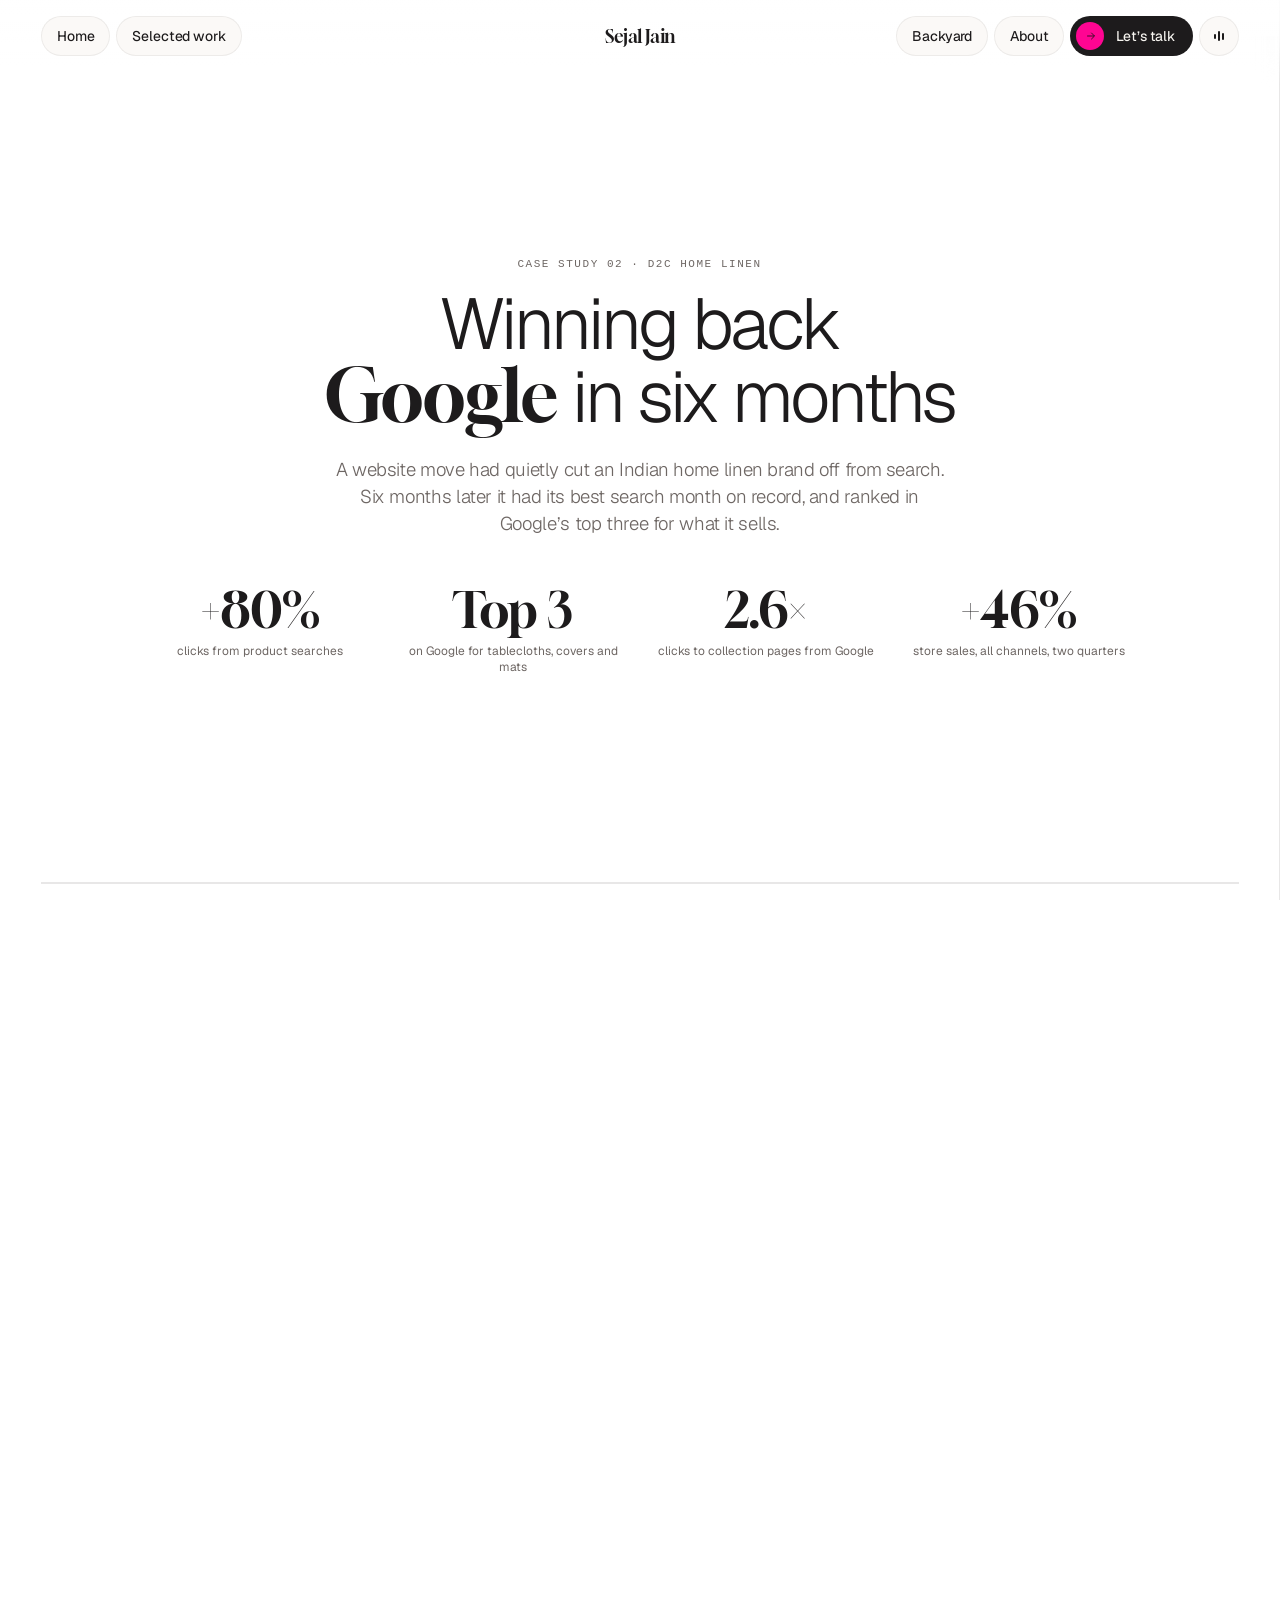
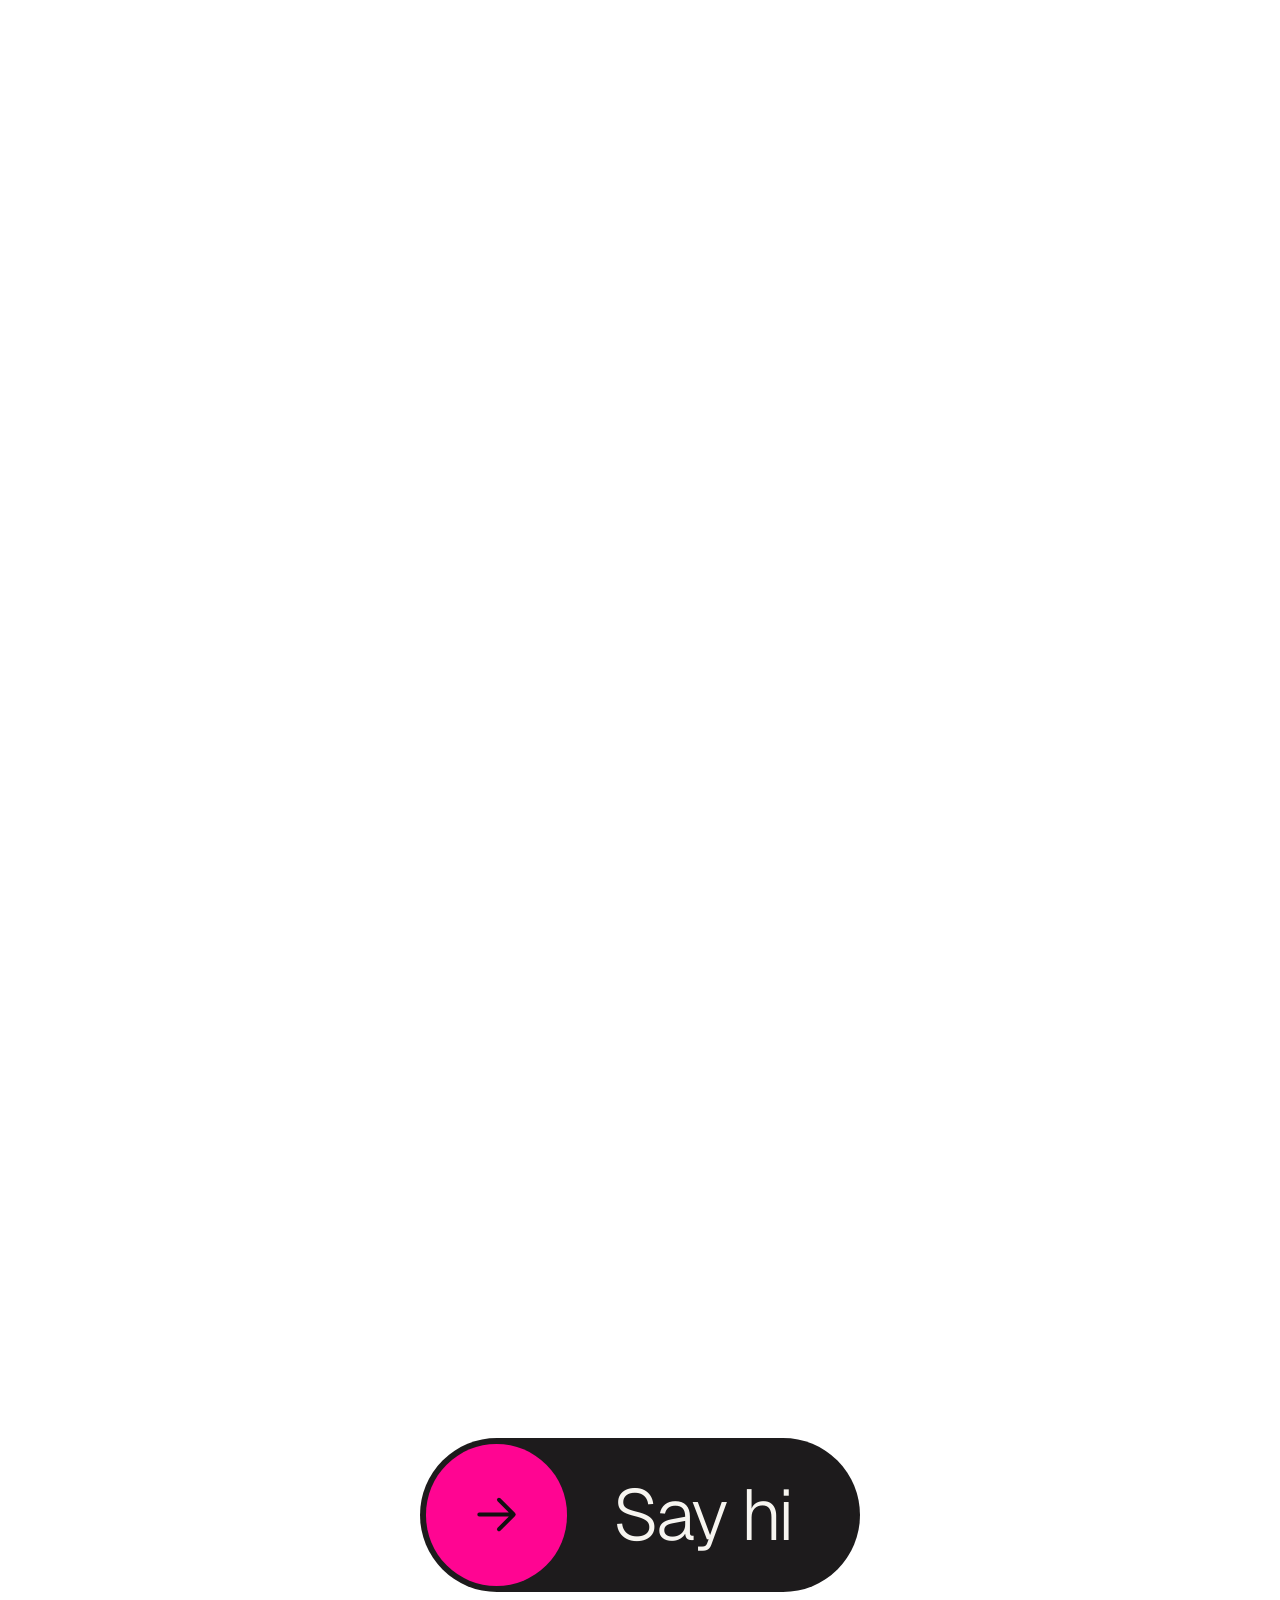
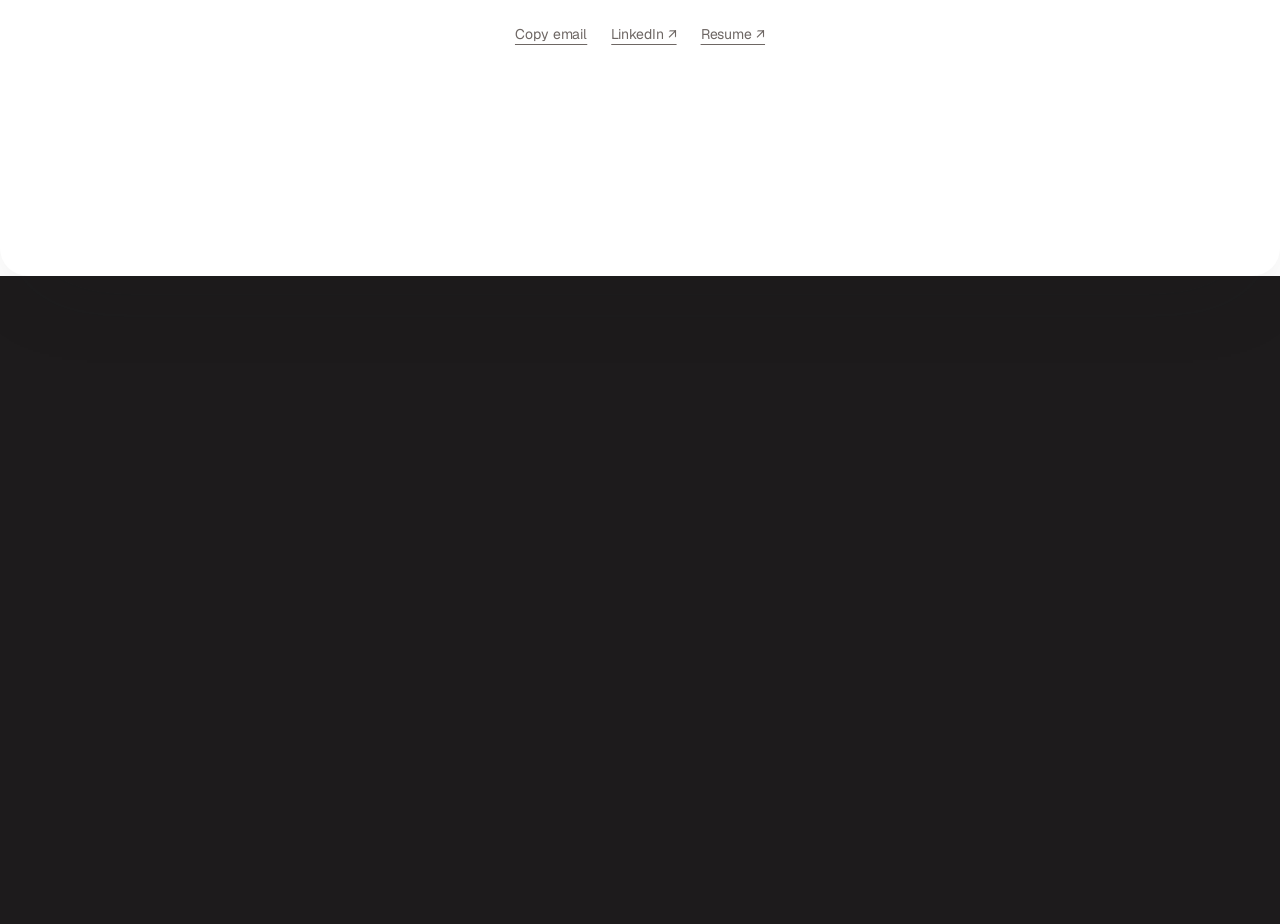
<file: case-linen.html>
<!DOCTYPE html>
<html lang="en">
<head>
<meta charset="utf-8">
<meta name="viewport" content="width=device-width, initial-scale=1, viewport-fit=cover">
<title>Winning back Google in six months — Sejal Jain</title>
<meta name="description" content="How an Indian home linen brand went from losing search after a website move to ranking in Google’s top three for what it sells.">
<meta name="theme-color" content="#F5F0E6">
<link rel="preload" href="assets/fonts/Geist.woff" as="font" type="font/woff" crossorigin>
<link rel="stylesheet" href="assets/css/main.css">
<script>try{if(sessionStorage.getItem("sj.pt"))document.documentElement.classList.add("pt-in")}catch(e){}</script>
</head>
<body data-page="case">
<div class="page">

  <main class="hs" aria-label="Case study">
    <div class="hs-track">

      <section class="panel w-100 p-open">
        <p class="label">Case study 02 · D2C home linen</p>
        <h1 class="display">Winning back <span class="accent">Google</span> in six months</h1>
        <p class="lead">A website move had quietly cut an Indian home linen brand off from search. Six months later it had its best search month on record, and ranked in Google’s top three for what it sells.</p>
        <div class="p-results">
          <div><b>+80%</b><span>clicks from product searches</span></div>
          <div><b>Top 3</b><span>on Google for tablecloths, covers and mats</span></div>
          <div><b>2.6×</b><span>clicks to collection pages from Google</span></div>
          <div><b>+46%</b><span>store sales, all channels, two quarters</span></div>
        </div>
      </section>

      <section class="panel w-80 img with-meta" aria-label="Project details">
        <img class="art media" src="assets/img/case/linen-hero.jpg" alt="" loading="lazy">
        <dl class="p-meta">
          <div><dt>Client</dt><dd>Direct-to-consumer home linen brand, India</dd></div>
          <div><dt>Timeline</dt><dd>May to October 2026</dd></div>
          <div><dt>Team</dt><dd>My partner and I, with the founder, a content team and a developer</dd></div>
          <div><dt>The brief</dt><dd>Oversee SEO after search sales collapsed. It grew into brand voice, copy and analytics.</dd></div>
          <div style="grid-column:span 2"><dt>Deliverables</dt><dd class="dots"><span>Diagnosis</span><span>Brand voice</span><span>Description framework</span><span>Naming system</span><span>Analytics</span><span>Category launch</span></dd></div>
        </dl>
      </section>

      <section class="panel w-60">
        <div class="p-text">
          <p class="label">The problem</p>
          <h2>A website move had quietly cut the brand off from <span class="accent">Google</span></h2>
          <p>The brand makes block-printed cotton table linen that wipes clean and doesn’t slide. In early 2025 it moved its website to a new platform. Sales from search fell to a fraction of what they had been, and the paid team started buying ads on the brand’s own name.</p>
          <p>We were hired to oversee SEO. At that point, <strong>nobody knew why search had dropped.</strong></p>
        </div>
      </section>

      <section class="panel w-60">
        <div class="p-text">
          <p class="label">What we found</p>
          <h2>Five problems, each hiding the <span class="accent">next</span></h2>
          <table class="p-table">
            <tr><td>Dead links</td><td>95% of the old links we tested led to “page not found”</td></tr>
            <tr><td>The wrong report</td><td>The team checked a report showing no pages at all, against hundreds in the right one</td></tr>
            <tr><td>Broken tracking</td><td>Only 3.5% of sales were recorded</td></tr>
            <tr><td>Unreadable pages</td><td>Dozens of tablecloths shared one title, and dozens of pages were missing from Google</td></tr>
            <tr><td>A false alarm</td><td>An audit said AI tools were blocked. We tested it: they weren’t</td></tr>
          </table>
          <p style="margin-top:18px">We tested every claim before acting, and matched analytics, the store and the payment gateway until revenue agreed within 0.72%.</p>
        </div>
      </section>

      <section class="panel w-45" style="background:var(--cream-2)">
        <p class="p-big">The brand had a point of view. The website <span class="accent">didn’t</span> show it.</p>
      </section>

      <section class="panel w-60">
        <div class="p-text">
          <p class="label">The brand online</p>
          <h2>Beautiful and practical, buried in a <span class="accent">bullet list</span></h2>
          <p>The founder couldn’t find table linen that was both beautiful and practical, so she made her own. A first-time visitor saw none of that: the site read like three different writers, warm photography sat in a plain template, and the main promise, <strong>wipeable and anti-slip</strong>, was buried.</p>
        </div>
      </section>

      <section class="panel w-60 img" aria-hidden="true"><img class="art media" src="assets/img/case/linen-panel.jpg" alt="" loading="lazy"></section>

      <section class="panel w-60">
        <div class="p-text">
          <p class="label">What we built</p>
          <h2>The brand’s personality, as <span class="accent">tools</span> the team can use</h2>
          <p>A working session with the founder gave us one principle, <strong>functional yet beautiful</strong>, and a core customer: someone who hosts, and wants a home that looks good but is lived in.</p>
          <table class="p-table">
            <tr><td>Descriptions</td><td>Mood, where it fits, one pairing, the practical promise last. Rewritten across the range.</td></tr>
            <tr><td>Claim badges</td><td>Wipeable, anti-slip, 100% cotton: the brand’s own promise.</td></tr>
            <tr><td>Naming</td><td>Every print evokes a place, ingredient, colour or memory.</td></tr>
            <tr><td>Product pages</td><td>Icons for key features, one link to the size guide, short sections.</td></tr>
          </table>
        </div>
      </section>

      <section class="panel w-60">
        <div class="p-text">
          <p class="label">One page, before and after</p>
          <h2>From crowded to clear, with <span class="accent">70% fewer</span> words</h2>
          <table class="p-table">
            <tr><td>Title</td><td>Before: a long string of keywords. Now: print, product, colour, brand.</td></tr>
            <tr><td>Opening</td><td>Before: seven products to pair it with. Now: the mood of the print and the home it suits.</td></tr>
            <tr><td>Honest limits</td><td>Before: “not stain resistant” listed as a feature. Now: answered properly in the FAQs.</td></tr>
          </table>
        </div>
      </section>

      <section class="panel w-60">
        <div class="p-text">
          <p class="label">Results</p>
          <h2>Growth came from people searching for <span class="accent">products</span>, not the brand name</h2>
          <div class="p-bars" role="img" aria-label="Share of search clicks from product searches: 71% before, 79% after">
            <div><span>Feb to Apr</span><i style="--v:71%"></i><em>71%</em></div>
            <div><span>Aug to Oct</span><i style="--v:79%"></i><em>79%</em></div>
          </div>
          <p class="label" style="margin-bottom:8px">Share of Google clicks from product searches · Google Search Console</p>
          <div class="p-mini">
            <div><b>2.4×</b><span>revenue from a search visit, against an average visit</span></div>
            <div><b>3.8×</b><span>visits from AI assistants, with first orders from ChatGPT</span></div>
            <div><b>Day 1</b><span>a new bedding line sold on its first day</span></div>
          </div>
          <p>Store sales grew 21% in each of our two quarters. Some of that is the festive season and every channel, which is why we lead with the search numbers.</p>
        </div>
      </section>

      <section class="panel w-100 p-end">
        <p class="label">Next case study</p>
        <h2 class="display h1" style="max-width:14ch;text-wrap:balance">Rebuilt, <span class="accent">not</span> repainted</h2>
        <a class="btn" href="case-blog.html">Read it</a>
      </section>
    </div>
  </main>

  <section class="sec contact wrap" id="contact" aria-label="Contact">
    <a class="btn btn--xl" href="mailto:jsejaldesigns@gmail.com">Say hi</a>
    <div class="contact-links">
      <button class="link-u" type="button" data-copy-email>Copy email</button>
      <a class="link-u" href="https://www.linkedin.com/in/jain-sejal" target="_blank" rel="noopener">LinkedIn ↗</a>
      <a class="link-u" href="resume.pdf" target="_blank" rel="noopener">Resume ↗</a>
    </div>
  </section>
</div>

<div class="hs-progress" aria-hidden="true"><i></i></div>

<script src="assets/vendor/lenis.min.js" defer></script>
<script src="assets/vendor/gsap.min.js" defer></script>
<script src="assets/vendor/ScrollTrigger.min.js" defer></script>
<script src="assets/vendor/ScrollToPlugin.min.js" defer></script>
<script src="assets/js/site.js" defer></script>
<script src="assets/js/case.js" defer></script>
</body>
</html>
</file>
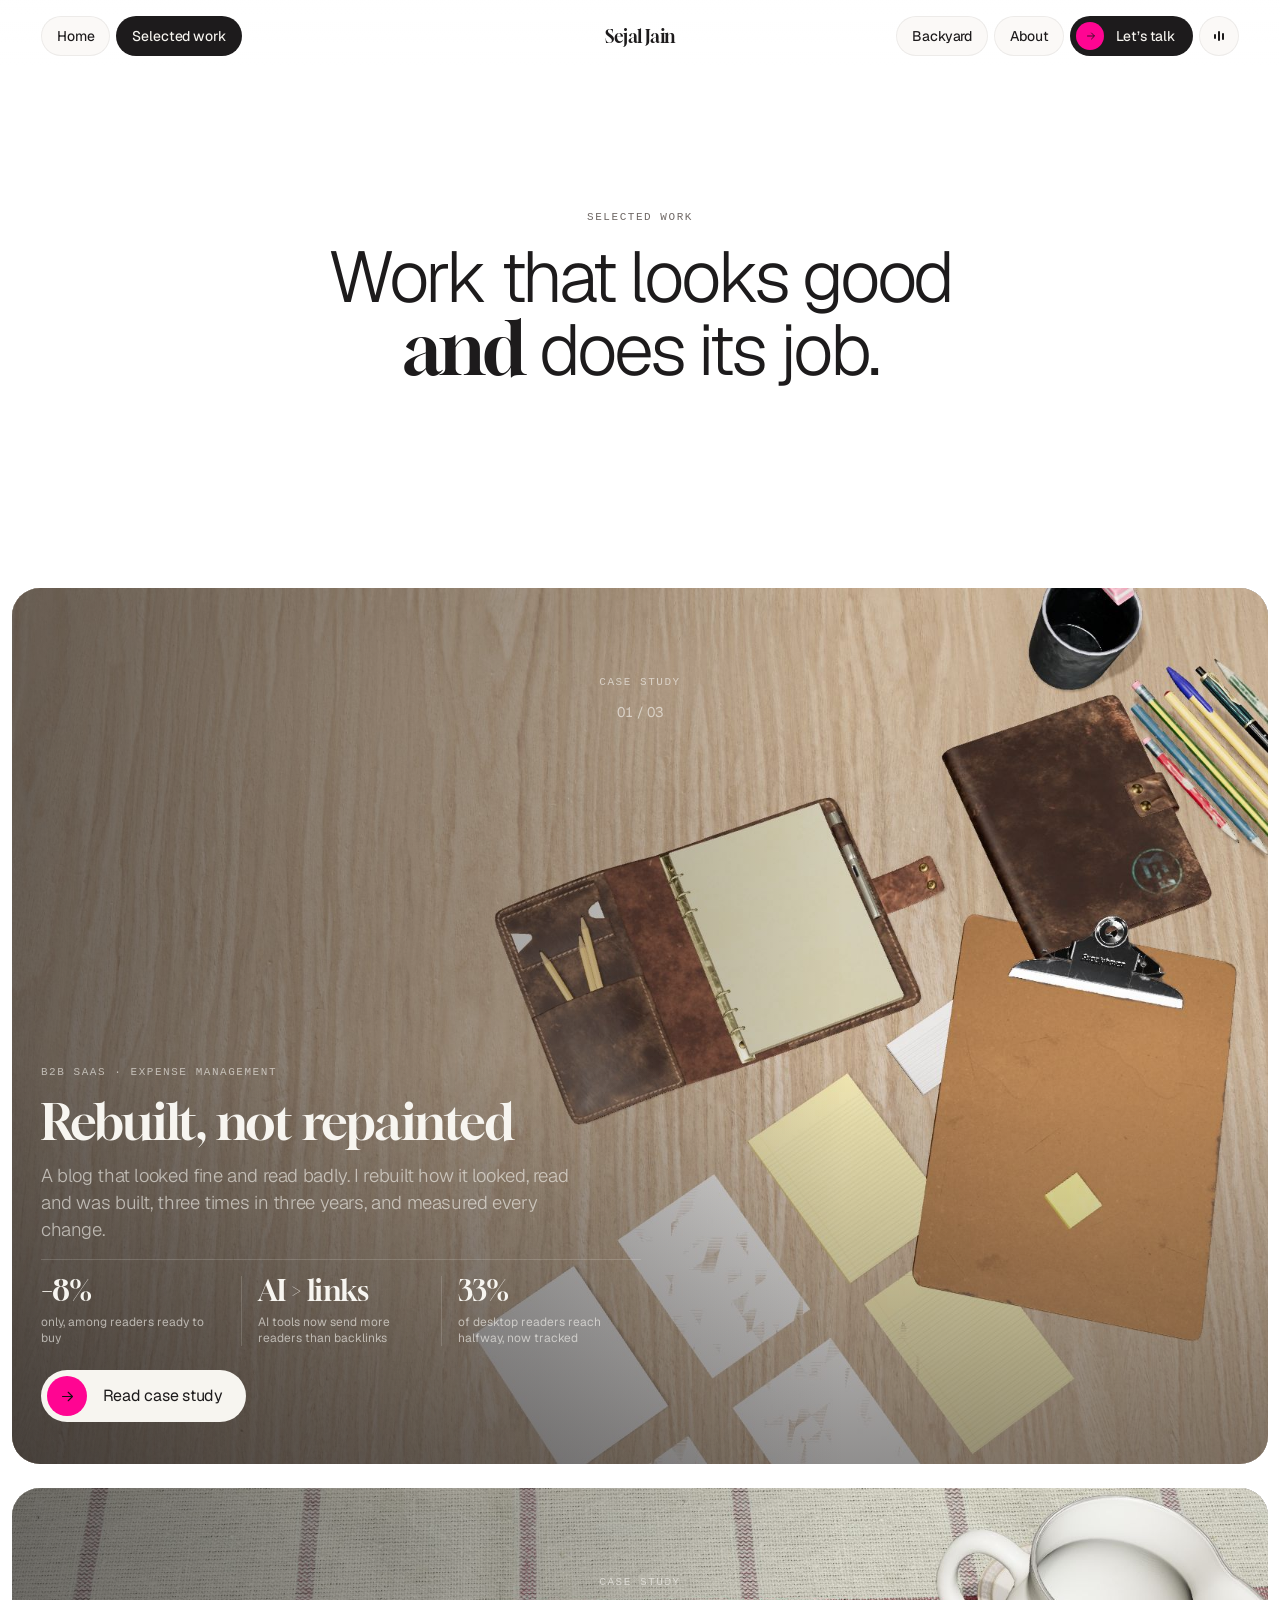
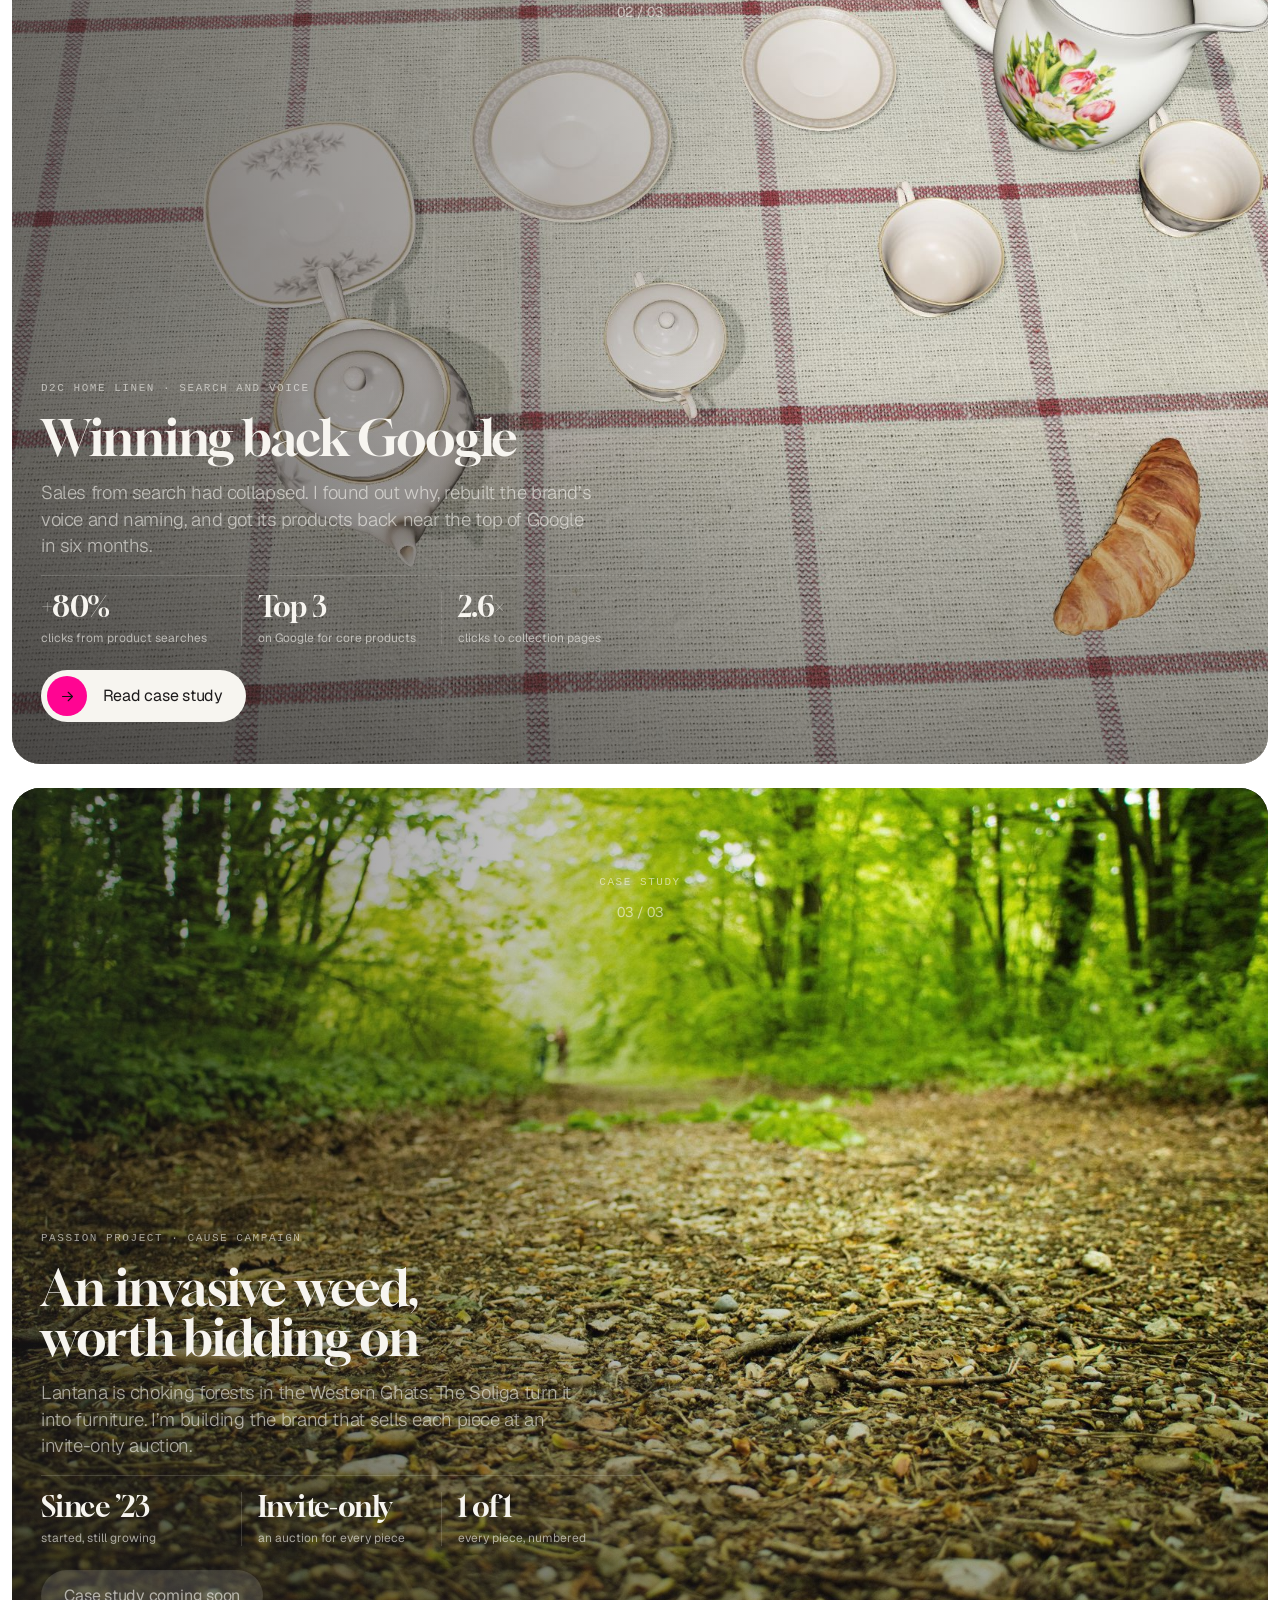
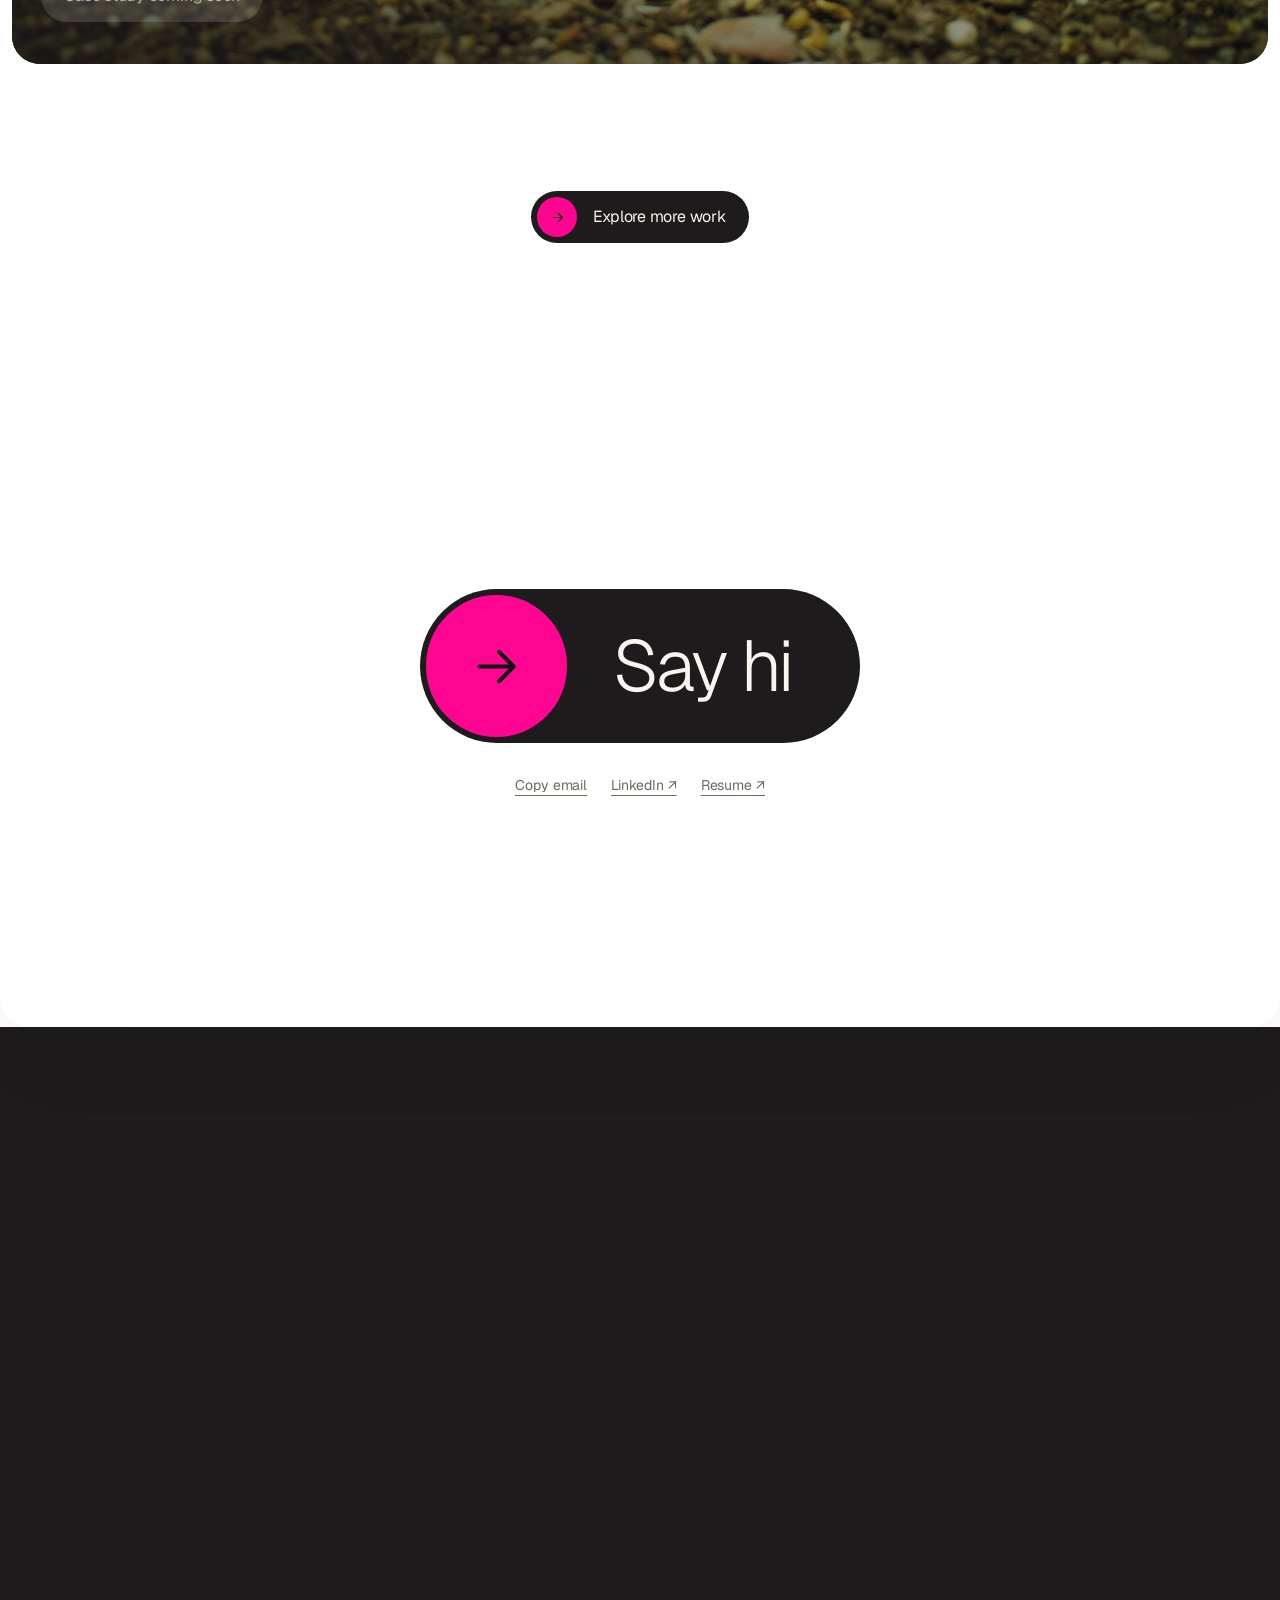
<file: work.html>
<!DOCTYPE html>
<html lang="en">
<head>
<meta charset="utf-8">
<meta name="viewport" content="width=device-width, initial-scale=1, viewport-fit=cover">
<title>Selected work — Sejal Jain</title>
<meta name="description" content="Case studies by Sejal Jain: brand, content design, design systems and search, with the numbers behind them.">
<meta name="theme-color" content="#F5F0E6">
<link rel="preload" href="assets/fonts/Geist.woff" as="font" type="font/woff" crossorigin>
<link rel="stylesheet" href="assets/css/main.css">
<script>try{if(sessionStorage.getItem("sj.pt"))document.documentElement.classList.add("pt-in")}catch(e){}</script>
</head>
<body data-page="work">
<div class="page">

  <header class="page-head page-head--work">
    <p class="label">Selected work</p>
    <h1 class="display h1">Work that looks good <span class="accent">and</span> does its job.</h1>
  </header>

  <section class="work work--page" aria-label="Rebuilt, not repainted" data-dark data-snap>
    <a class="work-bg is-on" href="case-blog.html" data-cursor="work" tabindex="-1" aria-hidden="true"><video class="art media" style="object-position:68% 50%" src="assets/video/work-blog.mp4" poster="assets/img/work/blog.jpg" muted loop playsinline autoplay preload="metadata"></video></a>
    <div class="work-shade" aria-hidden="true"></div>
    <div class="work-top"><span class="work-kicker">Case study</span><span class="work-count">01 / 03</span></div>
    <div class="work-texts">
        <article class="work-text is-on">
          <p class="label">B2B SaaS · Expense management</p>
          <h3>Rebuilt, not repainted</h3>
          <p class="work-desc">A blog that looked fine and read badly. I rebuilt how it looked, read and was built, three times in three years, and measured every change.</p>
          <dl class="work-stats"><div><dt>−8%</dt><dd>only, among readers ready to buy</dd></div><div><dt>AI &gt; links</dt><dd>AI tools now send more readers than backlinks</dd></div><div><dt>33%</dt><dd>of desktop readers reach halfway, now tracked</dd></div></dl>
          <a class="btn btn--light" href="case-blog.html">Read case study</a>
        </article>
    </div>
  </section>

  <section class="work work--page" aria-label="Winning back Google" data-dark data-snap>
    <a class="work-bg is-on" href="case-linen.html" data-cursor="work" tabindex="-1" aria-hidden="true"><video class="art media" style="object-position:70% 50%" src="assets/video/work-linen.mp4" poster="assets/img/work/linen.jpg" muted loop playsinline autoplay preload="metadata"></video></a>
    <div class="work-shade" aria-hidden="true"></div>
    <div class="work-top"><span class="work-kicker">Case study</span><span class="work-count">02 / 03</span></div>
    <div class="work-texts">
        <article class="work-text is-on">
          <p class="label">D2C home linen · Search and voice</p>
          <h3>Winning back Google</h3>
          <p class="work-desc">Sales from search had collapsed. I found out why, rebuilt the brand’s voice and naming, and got its products back near the top of Google in six months.</p>
          <dl class="work-stats"><div><dt>+80%</dt><dd>clicks from product searches</dd></div><div><dt>Top 3</dt><dd>on Google for core products</dd></div><div><dt>2.6×</dt><dd>clicks to collection pages</dd></div></dl>
          <a class="btn btn--light" href="case-linen.html">Read case study</a>
        </article>
    </div>
  </section>

  <section class="work work--page" aria-label="An invasive weed, worth bidding on" data-dark data-snap>
    <div class="work-bg is-on" data-cursor="work" data-cursor-text="Coming soon" aria-hidden="true"><video class="art media" style="object-position:50% 50%" src="assets/video/work-lantana.mp4" poster="assets/img/work/lantana.jpg" muted loop playsinline autoplay preload="metadata"></video></div>
    <div class="work-shade" aria-hidden="true"></div>
    <div class="work-top"><span class="work-kicker">Case study</span><span class="work-count">03 / 03</span></div>
    <div class="work-texts">
        <article class="work-text is-on">
          <p class="label">Passion project · Cause campaign</p>
          <h3>An invasive weed, worth bidding on</h3>
          <p class="work-desc">Lantana is choking forests in the Western Ghats. The Soliga turn it into furniture. I’m building the brand that sells each piece at an invite-only auction.</p>
          <dl class="work-stats"><div><dt>Since ’23</dt><dd>started, still growing</dd></div><div><dt>Invite-only</dt><dd>an auction for every piece</dd></div><div><dt>1 of 1</dt><dd>every piece, numbered</dd></div></dl>
          <span class="btn is-soon">Case study coming soon</span>
        </article>
    </div>
  </section>

  <section class="sec wrap more-sec">
    <a class="btn" href="backyard.html">Explore more work</a>
  </section>

  <section class="sec contact wrap" id="contact" aria-label="Contact">
    <a class="btn btn--xl" href="mailto:jsejaldesigns@gmail.com">Say hi</a>
    <div class="contact-links">
      <button class="link-u" type="button" data-copy-email>Copy email</button>
      <a class="link-u" href="https://www.linkedin.com/in/jain-sejal" target="_blank" rel="noopener">LinkedIn ↗</a>
      <a class="link-u" href="resume.pdf" target="_blank" rel="noopener">Resume ↗</a>
    </div>
  </section>
</div>

<script src="assets/vendor/lenis.min.js" defer></script>
<script src="assets/vendor/gsap.min.js" defer></script>
<script src="assets/vendor/ScrollTrigger.min.js" defer></script>
<script src="assets/vendor/ScrollToPlugin.min.js" defer></script>
<script src="assets/js/site.js" defer></script>
</body>
</html>
</file>
<file: assets/css/main.css>
/* ==========================================================================
   Sejal Jain — portfolio
   One design system for every page. Change a token here, not a value below.

   Colour   paper (page), cream (surfaces on the page), ink (text, dark
            sections), pink (accent, used only where it earns it)
   Type     Geist throughout, light weights for display; one mono label style;
            Gloock (a sharp, high-contrast display serif) for the name, a few
            accent words and key numbers; nothing else
   Space    an 8-point scale; every section uses the same top/bottom rhythm
   Shape    three radii (small, medium, large) and the pill
   Button   one button: an ink pill whose pink circle slides from the start to
            the end on hover. Three sizes: sm (nav), md (default), xl (say hi)
   ========================================================================== */

@font-face { font-family: "Geist"; src: url("../fonts/Geist.woff") format("woff"); font-weight: 100 900; font-display: swap; }
@font-face { font-family: "Gloock"; src: url("../fonts/Gloock.woff") format("woff"); font-weight: 400; font-display: swap; }

:root {
  /* colour */
  --paper: #FFFFFF;
  --cream: #F7F5F0;        /* surfaces: cards, tiles (after Huge and Collins) */
  --cream-2: #EFECE5;      /* hover on cream */
  --ink: #1D1B1C;          /* a soft black, never pure: keeps contrast gentle */
  --ink-2: #26211F;
  --ink-soft: #6E6764;     /* secondary text */
  --on-dark: #F7F5F0;      /* text on ink */
  --on-dark-soft: rgba(247, 245, 240, .62);
  --pink: #FF0592;
  --yellow: #FFC21A;
  --green: #2E7D4F;
  --line: rgba(29, 27, 28, .1);
  --line-dark: rgba(247, 245, 240, .16);

  /* type */
  --sans: "Geist", ui-sans-serif, system-ui, -apple-system, "Segoe UI", sans-serif;
  --mono: ui-monospace, "SF Mono", Menlo, monospace;
  --accent: "Gloock", "Didot", Georgia, serif;   /* the one display face: name, accent words, key numbers */
  /* Type scale, set from what the sites we like use at 1440px wide (Double Play,
     Huge, Collins, Ragged Edge, Jack Elder): section titles ~56px, one bigger
     statement per screen ~80px, card titles ~26-33px, body 17px. Each step is
     about 1.25x the one below. Values in brackets are at 1440px. */
  --t-display: clamp(40px, 5.6vw, 96px);  /* (80) one statement per screen: intro, puzzle, page heads */
  --t-h2: clamp(34px, 3.9vw, 64px);       /* (56) section titles */
  --t-h3: clamp(26px, 2.3vw, 36px);       /* (33) project and panel titles */
  --t-h4: clamp(20px, 1.8vw, 28px);       /* (26) card titles, numbers in rows */
  --t-lead: clamp(18px, 1.45vw, 22px);    /* (21) intro paragraphs */
  --t-body: 17px;                         /* body */
  --t-small: 14px;                        /* secondary text, nav, buttons sm */
  --t-caption: 12px;                      /* fine print under numbers */
  --t-label: 11px;                        /* mono, uppercase labels */

  /* space: 8-point */
  --s1: 4px; --s2: 8px; --s3: 12px; --s4: 16px; --s5: 24px; --s6: 32px; --s7: 48px; --s8: 64px; --s9: 96px; --s10: 128px;
  --gutter: clamp(20px, 3.2vw, 48px);
  --sec-top: clamp(96px, 9vw, 128px);      /* clears the nav */
  --sec-bottom: clamp(48px, 5vw, 80px);
  --title-gap: clamp(32px, 3.4vw, 48px);   /* section title to its content */

  /* shape */
  --r-sm: 12px; --r-md: 20px; --r-lg: 28px; --r-pill: 999px;

  /* motion */
  --ease: cubic-bezier(.2, .8, .2, 1);
  --ease-out: cubic-bezier(.16, 1, .3, 1);
  color-scheme: light;
}

* { box-sizing: border-box; }
html { -webkit-text-size-adjust: 100%; background: var(--ink); }
body {
  margin: 0; background: var(--paper); color: var(--ink);
  font: 400 var(--t-body)/1.5 var(--sans); letter-spacing: -0.01em;
  -webkit-font-smoothing: antialiased; text-rendering: optimizeLegibility;
}
::selection { background: var(--pink); color: var(--ink); }
img, svg, video, canvas { display: block; max-width: 100%; }
a { color: inherit; text-decoration: none; }
button { font: inherit; color: inherit; background: none; border: 0; padding: 0; cursor: pointer; }
:focus-visible { outline: 2px solid var(--ink); outline-offset: 3px; border-radius: 6px; }
.sr-only { position: absolute; width: 1px; height: 1px; overflow: hidden; clip: rect(0 0 0 0); white-space: nowrap; }

.page { position: relative; z-index: 2; background: var(--paper); }
.page.has-footer-reveal { margin-bottom: var(--footer-h, 80svh); background: var(--paper); border-radius: 0 0 var(--r-lg) var(--r-lg); box-shadow: 0 40px 80px -40px rgba(29, 27, 28, .22); }
.wrap { padding-left: max(var(--gutter), env(safe-area-inset-left, 0px)); padding-right: max(var(--gutter), env(safe-area-inset-right, 0px)); }

/* ---------------------------------------------------------------- Type */
.accent { font-family: var(--accent); font-weight: 400; letter-spacing: -0.02em; transition: color .45s var(--ease); }
.accent:hover, a:hover .accent { color: var(--pink); }   /* accent words warm up to pink on hover */
.pink { color: var(--pink); }
.label { color: var(--ink-soft); margin: 0; }
.display { margin: 0; }
.h1 { }
.h2 { }
.h3 { margin: 0; }
.lead { margin: 0; }
.muted { color: var(--ink-soft); }
.dots > * + *::before { content: "·"; margin: 0 var(--s2); color: var(--ink-soft); }

/* ---------------------------------------------------------------- Text styles
   Every piece of text on the site uses one of these. Each style is defined once,
   with the list of everything that uses it; component rules never set fonts.
   Geist does the work; Gloock (--accent) is only for focus: the name, key
   numbers and one accent word per statement. */
/* Display: one statement per screen */
.h1,
.intro-head,
.puzzle-line p,
.p-open h1,
.menu li a { font-family: var(--sans); font-size: var(--t-display); font-weight: 300; line-height: 1; letter-spacing: -0.045em; }
/* Title: every section title */
.h2,
.sec-title,
.footer-msg,
.p-text h2,
.p-big,
.p-quote { font-family: var(--sans); font-size: var(--t-h2); font-weight: 300; line-height: 1.02; letter-spacing: -0.04em; }
/* Heading: project and panel titles */
.h3,
.proc-panel h3,
.index-row b { font-family: var(--sans); font-size: var(--t-h3); font-weight: 300; line-height: 1.08; letter-spacing: -0.035em; }
/* Subheading: tiles, tabs */
.brand-tile b,
.footer-col a,
.proc-tab { font-family: var(--sans); font-size: var(--t-h4); font-weight: 400; line-height: 1.15; letter-spacing: -0.025em; }
/* Lead: intro paragraphs */
.lead,
.work-desc,
.proc-panel p { font-family: var(--sans); font-size: var(--t-lead); font-weight: 300; line-height: 1.45; letter-spacing: -0.02em; }
/* Strong: short titles inside cards and lists */
.res-card h3,
.wcard b,
.places b { font-family: var(--sans); font-size: var(--t-body); font-weight: 450; line-height: 1.4; letter-spacing: -0.02em; }
/* Small: secondary text, descriptions, links */
.link-u,
.shelf-cap span,
.shelf-list li,
.res-card p,
.wcard p,
.about-grid figcaption,
.index-row span,
.index-row em,
.places .yr,
.places span,
.kicker,
.p-table,
.p-bars div,
.menu-foot,
.work-timer,
.work-count,
.p-meta dd { font-family: var(--sans); font-size: var(--t-small); font-weight: 400; line-height: 1.5; letter-spacing: -0.005em; }
/* Caption: fine print under numbers */
.work-stats dd,
.brand-tile span,
.p-results span,
.p-mini span,
.wcard .meta,
.wcard .soon,
.footer small,
.tile figcaption,
.ph-note { font-family: var(--sans); font-size: var(--t-caption); font-weight: 400; line-height: 1.35; letter-spacing: 0; }
/* Label: mono, uppercase */
.label,
.work-kicker,
.p-meta dt,
.scrl { font-family: var(--mono); font-size: var(--t-label); font-weight: 400; line-height: 1.4; letter-spacing: .14em; text-transform: uppercase; }
/* Button */
.btn { font-family: var(--sans); font-size: 16px; font-weight: 400; line-height: 1; letter-spacing: -0.015em; }
/* UI: pills, small buttons, cursor pill */
.pill,
.btn--sm,
.cursor .cur-pill { font-family: var(--sans); font-size: var(--t-small); font-weight: 450; line-height: 1; letter-spacing: -0.01em; }
/* Focus · Name (Gloock) */
.wordmark,
.nav-mark { font-family: var(--accent); font-weight: 400; line-height: 1.05; letter-spacing: -0.03em; }
/* Focus · Title (Gloock): project names */
.work-text h3 { font-family: var(--accent); font-size: var(--t-h2); font-weight: 400; line-height: 1; letter-spacing: -0.025em; }
/* Focus · Stat (Gloock) */
.work-stats dt { font-family: var(--accent); font-size: var(--t-h3); font-weight: 400; line-height: 1; letter-spacing: -0.02em; }
/* Focus · Big number (Gloock) */
.res-card > b { font-family: var(--accent); font-size: clamp(38px, 3.6vw, 58px); font-weight: 400; line-height: .9; letter-spacing: -0.03em; }
/* Focus · Number (Gloock) */
.p-results b { font-family: var(--accent); font-size: var(--t-h2); font-weight: 400; line-height: 1; letter-spacing: -0.02em; }
/* Focus · Subheading (Gloock): names of things */
.shelf-cap b,
.shelf-list b { font-family: var(--accent); font-size: var(--t-h4); font-weight: 400; line-height: 1.1; letter-spacing: -0.015em; }
/* Focus · Small number (Gloock) */
.p-mini b { font-family: var(--accent); font-size: var(--t-h4); font-weight: 400; line-height: 1; letter-spacing: -0.01em; }

/* ---------------------------------------------------------------- Sections: one rhythm everywhere */
.sec { padding-top: var(--sec-top); padding-bottom: var(--sec-bottom); }
.sec--full { min-height: 100svh; display: flex; flex-direction: column; justify-content: center; }
.sec-title { margin: 0 0 var(--title-gap); text-align: center; text-wrap: balance; }
.section { padding-top: var(--sec-top); padding-bottom: var(--sec-top); }   /* inner pages */

/* ---------------------------------------------------------------- Pills (navigation, filters) */
.pill {
  display: inline-flex; align-items: center; gap: var(--s2); height: 40px; padding: 0 var(--s4);
  border-radius: var(--r-pill); white-space: nowrap;
  background: rgba(247, 245, 240, .55); color: var(--ink);
  -webkit-backdrop-filter: blur(18px) saturate(140%); backdrop-filter: blur(18px) saturate(140%);
  box-shadow: inset 0 0 0 1px rgba(18, 16, 17, .06);
  transition: background-color .35s var(--ease), color .35s var(--ease), box-shadow .35s var(--ease);
}
.pill:hover { background: rgba(239, 236, 229, .9); }
.pill[aria-current="page"], .pill.is-active { background: var(--ink); color: var(--on-dark); box-shadow: none; }
.pill.round { width: 40px; padding: 0; justify-content: center; }
.nav.on-dark .pill { background: rgba(247, 245, 240, .1); color: var(--on-dark); box-shadow: inset 0 0 0 1px var(--line-dark); }
.nav.on-dark .pill:hover { background: rgba(247, 245, 240, .2); }
.nav.on-dark .pill[aria-current="page"] { background: var(--on-dark); color: var(--ink); }

/* ---------------------------------------------------------------- The button (the only one)
   An ink pill. A pink circle with an arrow leads the words; on hover it slides
   to the end and the words move to the start (after Morer). */
.btn {
  --h: 52px; --icon: calc(var(--h) - 12px);
  position: relative; display: inline-flex; align-items: center; height: var(--h);
  padding: 0 calc(var(--h) * .45) 0 calc(var(--icon) + 6px + var(--h) * .3);
  border-radius: var(--r-pill); background: var(--ink); color: var(--on-dark);
  white-space: nowrap;
  transition: padding .6s var(--ease-out), background-color .4s var(--ease), color .4s var(--ease);
}
.btn::before {
  content: ""; position: absolute; left: 6px; top: 6px; width: var(--icon); height: var(--icon); border-radius: 50%;
  background: var(--pink) url("data:image/svg+xml,%3Csvg xmlns='http://www.w3.org/2000/svg' viewBox='0 0 24 24' fill='none' stroke='%23121011' stroke-width='1.6' stroke-linecap='round' stroke-linejoin='round'%3E%3Cpath d='M5 12h13M13 6l6 6-6 6'/%3E%3C/svg%3E") center / 42% no-repeat;
  transition: left .6s var(--ease-out);
}
.btn:hover { padding: 0 calc(var(--icon) + 6px + var(--h) * .3) 0 calc(var(--h) * .45); }
.btn:hover::before { left: calc(100% - var(--icon) - 6px); }
.btn .arrow { display: none; }
.btn--sm { --h: 40px; }
.btn--xl { --h: clamp(104px, 12vw, 200px); font-size: var(--t-display); font-weight: 300; letter-spacing: -0.045em; }
.btn--xl:hover { background: var(--pink); color: var(--ink); }
.btn--xl:hover::before { background-color: var(--ink); background-image: url("data:image/svg+xml,%3Csvg xmlns='http://www.w3.org/2000/svg' viewBox='0 0 24 24' fill='none' stroke='%23F7F5F0' stroke-width='1.6' stroke-linecap='round' stroke-linejoin='round'%3E%3Cpath d='M5 12h13M13 6l6 6-6 6'/%3E%3C/svg%3E"); }
.btn--light, .nav.on-dark .btn { background: var(--on-dark); color: var(--ink); }
.btn.is-soon { padding: 0 calc(var(--h) * .45); background: var(--cream-2); color: var(--ink-soft); pointer-events: none; }
.btn.is-soon::before { display: none; }

/* secondary text links */
.link-u { text-decoration: underline; text-decoration-thickness: 1px; text-underline-offset: 5px; color: var(--ink-soft); transition: color .3s; }
.link-u:hover { color: var(--ink); }
.arrow { display: inline-block; transition: transform .5s var(--ease-out); }
a:hover .arrow, button:hover .arrow { transform: translateX(4px); }

/* round icon buttons (arrows) */
.icon-btn { width: 48px; height: 48px; border-radius: 50%; display: inline-grid; place-items: center; background: var(--cream); font-size: 18px; transition: background-color .35s var(--ease); }
.icon-btn:hover { background: var(--cream-2); }

/* ---------------------------------------------------------------- Navigation */
.nav {
  position: fixed; left: 0; right: 0; z-index: 60; pointer-events: none;
  display: flex; justify-content: space-between; align-items: center; gap: var(--s3);
  padding: 0 var(--gutter); top: var(--s4);
  will-change: transform;
}
.nav > div { display: flex; gap: 6px; pointer-events: auto; flex-wrap: wrap; align-items: center; }
.nav .sound-bars { display: flex; gap: 2px; align-items: center; height: 14px; }
.nav .sound-bars i { width: 2px; height: 5px; border-radius: 2px; background: currentColor; }
.nav .sound-bars i:nth-child(2) { height: 10px; } .nav .sound-bars i:nth-child(3) { height: 7px; }
.nav .is-on .sound-bars i { animation: bar .9s var(--ease) infinite alternate; }
.nav .is-on .sound-bars i:nth-child(2) { animation-delay: -.3s; } .nav .is-on .sound-bars i:nth-child(3) { animation-delay: -.6s; }
@keyframes bar { from { height: 3px; } to { height: 14px; } }
.nav .menu-btn { display: none; }
.nav-mark { font-size: 18px; position: absolute; left: 50%; top: 50%; transform: translate(-50%, -50%); pointer-events: auto; color: var(--ink); opacity: 0; transition: opacity .5s var(--ease), color .45s var(--ease); white-space: nowrap; }
.nav.show-mark .nav-mark { opacity: 1; }
.nav.on-dark .nav-mark { color: var(--on-dark); }
/* a soft blurred band at the top so nothing ever runs into the pills */
.nav-veil { position: fixed; left: 0; right: 0; top: 0; height: 88px; z-index: 59; pointer-events: none; opacity: 0; transition: opacity .4s var(--ease);
  -webkit-backdrop-filter: blur(12px); backdrop-filter: blur(12px);
  background: linear-gradient(rgba(255, 255, 255, .85), rgba(255, 255, 255, 0));
  -webkit-mask-image: linear-gradient(#000 45%, transparent); mask-image: linear-gradient(#000 45%, transparent); }
.nav-veil.is-on { opacity: 1; }
.nav-veil.on-dark { background: linear-gradient(rgba(18, 16, 17, .7), rgba(18, 16, 17, 0)); }
body.rays-on .nav-veil { background: none; }
@media (max-width: 900px) {
  .nav .nav-link { display: none; }
  .nav .menu-btn { display: inline-flex; }
}

/* Mobile menu */
.menu { position: fixed; inset: 0; z-index: 80; background: var(--cream); color: var(--ink); display: grid; grid-template-rows: auto 1fr auto; padding: var(--s4) var(--gutter) var(--s6); clip-path: inset(0 0 100% 0); visibility: hidden; transition: clip-path .9s var(--ease-out), visibility 0s .9s; }
.menu.is-open { clip-path: inset(0); visibility: visible; transition: clip-path .9s var(--ease-out), visibility 0s; }
.menu ul { list-style: none; margin: 0; padding: 0; align-self: center; }
.menu li a { display: block; }
.menu-top { display: flex; justify-content: space-between; }
.menu .pill { background: var(--paper); color: var(--ink); }
.menu-foot { display: flex; gap: var(--s4); flex-wrap: wrap; color: var(--ink-soft); }

/* ---------------------------------------------------------------- Cursor */
.has-cursor, .has-cursor * { cursor: none !important; }
.cursor { position: fixed; left: 0; top: 0; z-index: 1000; pointer-events: none; }
.cursor .ring { position: absolute; width: 10px; height: 10px; margin: -5px 0 0 -5px; border-radius: 50%; border: 1px solid var(--ink); box-shadow: 0 0 0 1px rgba(255, 255, 255, .45); transition: transform .45s var(--ease-out), opacity .25s, border-color .25s, box-shadow .25s; }
.cursor.on-dark .ring { border-color: var(--on-dark); box-shadow: 0 0 0 1px rgba(18, 16, 17, .35); }
.cursor.is-link .ring { transform: scale(2.6); }
.cursor.is-lens .ring { opacity: 0; }
.cursor.is-down .ring { transform: scale(.8); }
.cursor .cur-pill { position: absolute; left: 0; top: 0; transform: translate(-50%, -50%) scale(.5); opacity: 0; height: 40px; padding: 0 16px 0 6px; border-radius: var(--r-pill); display: inline-flex; align-items: center; gap: 10px; white-space: nowrap; background: var(--ink); color: var(--on-dark); transition: transform .5s var(--ease-out), opacity .25s; }
.cursor .cur-pill::before { content: ""; flex: none; width: 28px; height: 28px; border-radius: 50%; background: var(--pink) url("data:image/svg+xml,%3Csvg xmlns='http://www.w3.org/2000/svg' viewBox='0 0 24 24' fill='none' stroke='%23121011' stroke-width='1.6' stroke-linecap='round' stroke-linejoin='round'%3E%3Cpath d='M5 12h13M13 6l6 6-6 6'/%3E%3C/svg%3E") center / 44% no-repeat; }
.cursor .cur-pill svg { display: none; }
.cursor.on-dark .cur-pill { background: var(--on-dark); color: var(--ink); }
.cursor.is-work .cur-pill { opacity: 1; transform: translate(-50%, -50%) scale(1); }
.cursor.is-work .ring { opacity: 0; }
@media (hover: none) { .cursor { display: none; } }

/* Pink lens over key numbers */
.lens { position: relative; display: inline-block; }
.lens .lens-copy { position: absolute; inset: 0; display: block; margin: 0; max-width: none; font-size: inherit; color: var(--pink); clip-path: circle(0 at -100px -100px); pointer-events: none; }

/* ---------------------------------------------------------------- Loader (home, once a visit) */
.loader { position: fixed; inset: 0; z-index: 900; color: var(--on-dark); cursor: none; }
.loader-frame { position: absolute; left: 50%; top: 50%; width: var(--fw, 2px); height: var(--fh, 19svh); transform: translate(-50%, -50%); transition: width .8s var(--ease-out); }
.loader-hole { position: absolute; inset: 0; overflow: hidden; box-shadow: 0 0 0 300vmax #0b0a0a; }
.loader-frame::after { content: ""; position: absolute; inset: -1px; border: 2px solid #0b0a0a; pointer-events: none; }
.loader-hole i { position: absolute; inset: 0; opacity: 0; background: center / cover no-repeat; }
.loader-hole i.on { opacity: 1; }
.loader-br { position: absolute; z-index: 2; top: 50%; transform: translateY(-50%); font: 400 13px/1 var(--mono); color: var(--on-dark-soft); transition: opacity .6s; }
.loader-br.l { right: calc(100% + 14px); } .loader-br.r { left: calc(100% + 14px); }
.loader-status { position: absolute; left: 0; right: 0; bottom: 26px; text-align: center; font: 400 12px/1 var(--mono); letter-spacing: .22em; color: var(--on-dark-soft); }
.loader-skip { position: absolute; left: 50%; bottom: 22px; transform: translateX(-50%); font-size: 12px; font-weight: 300; letter-spacing: .01em; color: var(--on-dark-soft); text-decoration: underline; text-underline-offset: 4px; text-decoration-thickness: 1px; opacity: 0; pointer-events: none; transition: opacity .8s var(--ease), color .3s; cursor: pointer; padding: var(--s2); }
.loader-skip:hover { color: var(--on-dark); }
.loader-tap { display: none; position: absolute; left: 0; right: 0; top: calc(50% + 9.5svh + 70px); text-align: center; font-size: 13px; font-weight: 350; line-height: 1; color: var(--on-dark-soft); }
.loader-hint { position: fixed; left: 0; top: 0; z-index: 2; pointer-events: none; font-size: 13px; font-weight: 350; line-height: 1; letter-spacing: -0.01em; color: var(--on-dark); white-space: nowrap; opacity: 0; transition: opacity .5s; }
.void { position: absolute; left: 50%; top: 50%; z-index: 3; width: min(86vw, 400px); transform: translate(-50%, -50%); display: grid; gap: 1.15em; font: 400 var(--t-label)/1 var(--mono); letter-spacing: .12em; text-transform: uppercase; color: var(--on-dark); pointer-events: none; }
.void-row { display: grid; grid-template-columns: 1fr auto 1fr; gap: var(--s3); align-items: baseline; }
.void-row > :first-child { text-align: left; } .void-row > :last-child { text-align: right; }
.void .g { background: rgba(11, 10, 10, .78); border-radius: var(--r-pill); box-shadow: 0 0 16px 10px rgba(11, 10, 10, .78); padding: 1px 2px; }
.void span { opacity: 0; transition: opacity .6s var(--ease); }
.loader.is-ready .void span { opacity: 1; }
.loader.is-ready .loader-br { opacity: 0; }
.loader-go { position: absolute; inset: 0; width: 100%; height: 100%; opacity: 0; cursor: none; }
.loader.is-ready .loader-skip { opacity: 1; pointer-events: auto; }
.loader.is-ready .loader-status { opacity: 0; }
.loader.is-ready.has-pointer .loader-hint { opacity: 1; }
.loader.is-entering { opacity: 0; transition: opacity .7s var(--ease); pointer-events: none; }   /* a plain, quick fade into the colours */
.loader.is-entering .loader-br, .loader.is-entering .void span, .loader.is-entering .loader-skip, .loader.is-entering .loader-hint, .loader.is-entering .loader-tap { opacity: 0; transition: opacity .4s; }
@media (hover: none) { .loader-hint { display: none; } .loader.is-ready .loader-tap { display: block; } }
@media (max-width: 640px) { .void { width: 92vw; font-size: 9px; letter-spacing: .06em; gap: 1.3em; } }

/* ---------------------------------------------------------------- Hero and intro (after Ragged Edge) */
.rays { position: fixed; inset: 0; width: 100vw; height: 100lvh; z-index: 0; display: block; pointer-events: none; background: #0b0a0a; opacity: calc(1 - var(--rp, 0)); }   /* --rp: 0 → 1 as the intro line reaches the middle, set on scroll */
.rays.fallback { background: radial-gradient(circle at 50% 50%, #F4E7C4 0 6%, #8FAE84 30%, #E37AAE 60%, #1b1a17 90%); }
.hero, .intro { position: relative; z-index: 1; }
.hero { height: 100svh; min-height: 520px; display: grid; align-items: center; color: var(--on-dark); overflow: hidden; }
.wordmark { margin: 0; padding: 0 var(--gutter); text-align: center; white-space: nowrap; color: var(--on-dark); max-width: 100%; overflow-x: clip; overflow-y: visible; }   /* the j and J drop well below the line: never clip them */
.wordmark span { display: inline-block; transform-origin: left center; }
.scrl { position: absolute; left: 50%; bottom: var(--s6); z-index: 3; transform: translateX(-50%); color: var(--on-dark); white-space: pre; transition: opacity .5s; }
.scrl .g { color: var(--on-dark-soft); }
.intro { display: grid; justify-items: center; align-content: center; text-align: center; min-height: 100svh; padding-block: var(--s9); color: color-mix(in srgb, var(--ink) calc(var(--rp, 0) * 100%), var(--on-dark)); }
.intro-head .accent { color: var(--pink); }
.intro-head { margin: 0; max-width: 17ch; text-wrap: balance; }
body[data-page="home"] .page > :not(.rays):not(.hero):not(.intro) { position: relative; z-index: 1; }

/* ---------------------------------------------------------------- Selected work (after Double Play)
   One full-screen container. Each project's image covers all of it; the words sit
   on the image (images keep the lower left clear for them; a soft shade helps).
   A timer at the top centre fills while a project plays. */
.work { position: relative; height: 100svh; min-height: 560px; overflow: hidden; background: var(--ink); color: var(--on-dark); clip-path: inset(var(--s3) round var(--r-lg)); }   /* inset and rounded: no hard edges against the white page */
.work-bg { position: absolute; inset: 0; opacity: 0; transition: opacity 1s var(--ease); }
.work-bg .art { position: absolute; inset: 0; transform: scale(1.06); transition: transform 2.4s var(--ease-out); }
.work-bg.is-on { opacity: 1; z-index: 1; }
.work-bg.is-on .art { transform: none; }
.work-shade { position: absolute; inset: 0; z-index: 2; pointer-events: none;
  background: linear-gradient(90deg, rgba(29, 27, 28, .58) 0%, rgba(29, 27, 28, .26) 42%, rgba(29, 27, 28, 0) 66%), linear-gradient(0deg, rgba(29, 27, 28, .45), rgba(29, 27, 28, 0) 46%); }
.work-top { position: absolute; z-index: 3; left: 0; right: 0; top: clamp(80px, 11svh, 104px); display: grid; justify-items: center; gap: var(--s3); pointer-events: none; }
.work-kicker { color: var(--on-dark-soft); }
.work-timer { display: flex; align-items: center; gap: var(--s3); font-variant-numeric: tabular-nums; }
.work-timer b { font-weight: 400; }
.work-timer i { position: relative; display: block; width: clamp(96px, 10vw, 140px); height: 2px; border-radius: 2px; background: rgba(247, 245, 240, .28); overflow: hidden; }
.work-timer s { position: absolute; inset: 0; background: var(--on-dark); transform: scaleX(0); transform-origin: left; }
.work-texts { position: absolute; z-index: 3; left: max(var(--gutter), env(safe-area-inset-left, 0px)); bottom: clamp(32px, 6svh, 64px); width: min(600px, calc(100% - 2 * var(--gutter))); display: grid; }
.work-text { grid-area: 1 / 1; align-self: end; display: grid; justify-items: start; gap: var(--s4); opacity: 0; visibility: hidden; transform: translateY(var(--s3)); transition: opacity .5s var(--ease), transform .8s var(--ease-out), visibility 0s .5s; }
.work-text.is-on { opacity: 1; visibility: visible; transform: none; transition: opacity .8s var(--ease) .2s, transform 1s var(--ease-out) .2s; }
.work-text .label { color: var(--on-dark-soft); }
.work-text h3 { margin: 0; max-width: 100%; text-wrap: balance; }
.work-desc { margin: 0; color: var(--on-dark-soft); max-width: 46ch; }
.work-stats { margin: 0; width: 100%; display: grid; grid-template-columns: repeat(3, minmax(0, 1fr)); padding-top: var(--s4); border-top: 1px solid var(--line-dark); }
.work-stats > div + div { padding-left: var(--s4); border-left: 1px solid var(--line-dark); }
.work-stats > div:not(:last-child) { padding-right: var(--s4); }
.work-stats dt { }
.work-stats dd { margin: var(--s2) 0 0; color: var(--on-dark-soft); }
.work-text .btn { margin-top: var(--s2); }
.work-text .btn.is-soon { background: rgba(247, 245, 240, .14); color: var(--on-dark-soft); }
.work-arrows { position: absolute; z-index: 3; right: max(var(--gutter), env(safe-area-inset-right, 0px)); bottom: clamp(32px, 6svh, 64px); display: flex; gap: var(--s2); }
.work-bg .art-blog::before { left: 52%; right: 10%; top: 18%; }
.work-bg .art-blog::after { left: 57%; width: 14%; top: 32%; height: 22%; }
.work-bg .art-linen::before { left: 54%; right: 12%; top: 18%; bottom: 12%; }
.work-bg .art-lantana::before { left: 62%; width: 18%; top: 22%; }
.icon-btn--dark { background: rgba(247, 245, 240, .1); color: var(--on-dark); box-shadow: inset 0 0 0 1px var(--line-dark); -webkit-backdrop-filter: blur(12px); backdrop-filter: blur(12px); }
.icon-btn--dark:hover { background: rgba(247, 245, 240, .2); }

/* ---------------------------------------------------------------- Results (after Collins) */
/* An endless row: it drifts on its own, pauses on hover and can be dragged.
   The row is repeated in script, so there is no first or last card. */
.results-loop { overflow: hidden; cursor: grab; touch-action: pan-y; -webkit-mask-image: linear-gradient(90deg, transparent, #000 6%, #000 94%, transparent); mask-image: linear-gradient(90deg, transparent, #000 6%, #000 94%, transparent); }
.results-loop.is-drag { cursor: grabbing; }
.results-row { display: flex; gap: var(--s3); width: max-content; will-change: transform; }
.res-card { flex: none; width: clamp(248px, 21vw, 320px); height: clamp(300px, 46svh, 420px); display: flex; flex-direction: column; padding: var(--s5); border-radius: var(--r-md); background: var(--cream); user-select: none; transition: background-color .45s var(--ease); }
.res-card:hover { background: var(--cream-2); }
.res-card .label { color: var(--ink-soft); }
.res-card > b { align-self: flex-start; white-space: nowrap; }
.res-card h3 { margin: auto 0 var(--s2); }
.res-card p { margin: 0; color: var(--ink-soft); }

/* ---------------------------------------------------------------- Process (after Morer) */
.process { text-align: center; align-items: center; }
.proc-tabs { display: flex; justify-content: center; flex-wrap: wrap; gap: var(--s2) var(--s7); margin-bottom: var(--s7); }
.proc-tab { position: relative; padding-bottom: var(--s3); color: var(--ink-soft); transition: color .4s; }
.proc-tab::after { content: ""; position: absolute; left: 0; right: 0; bottom: 0; height: 2px; background: var(--pink); transform: scaleX(0); transform-origin: left; transition: transform .6s var(--ease-out); }
.proc-tab.is-on { color: var(--ink); }
.proc-tab.is-on::after { transform: none; }
.proc-tab:hover { color: var(--ink); }
.proc-panels { display: grid; justify-items: center; margin-bottom: var(--s6); }
.proc-panel { grid-area: 1 / 1; opacity: 0; transform: translateY(var(--s3)); transition: opacity .5s var(--ease), transform .8s var(--ease-out); pointer-events: none; display: grid; justify-items: center; gap: var(--s5); }
.proc-panel.is-on { opacity: 1; transform: none; pointer-events: auto; }
.proc-panel h3 { margin: 0; max-width: 22ch; text-wrap: balance; }
.proc-panel p { margin: 0; color: var(--ink-soft); max-width: 40ch; text-wrap: balance; }

/* ---------------------------------------------------------------- Brands (after Huge) */
/* full width, about the earlier size; each tile kept close to square (never
   wider than 1.2 : 1), so very wide screens get a little margin either side */
.brand-tiles { --g: var(--s3); --h: min(62svh, 640px); display: grid; grid-template-columns: repeat(4, minmax(0, 1fr)); grid-template-rows: repeat(2, minmax(0, 1fr)); gap: var(--g); height: var(--h); width: min(100%, calc((var(--h) - var(--g)) * 2.4 + var(--g) * 3)); margin-inline: auto; }
.brand-tile { position: relative; min-width: 0; min-height: 0; overflow: hidden; display: grid; place-items: center; text-align: center; padding: var(--s5); border-radius: var(--r-md); background: var(--cream); transition: background-color .45s var(--ease); }
.brand-tile b { max-width: 11ch; }
.brand-tile span { position: absolute; left: 0; right: 0; bottom: var(--s4); color: var(--ink-soft); opacity: 0; transform: translateY(6px); transition: opacity .4s, transform .5s var(--ease-out); }
.brand-tile:hover { background: var(--cream-2); }
.brand-tile:hover span { opacity: 1; transform: none; }

/* ---------------------------------------------------------------- Skills: a 3D shelf (shelf3d.js)
   Real objects (Poly Haven, CC0) and printed books drift past. Hover one: it turns
   to face you and the row makes room for it. Without WebGL the list shows instead. */
.shelf-sec { overflow: hidden; }
.shelf3d { position: relative; height: clamp(320px, 46svh, 460px); margin-inline: calc(var(--gutter) * -1); opacity: 0; transition: opacity 1s var(--ease); }
.shelf3d.is-ready { opacity: 1; }
.shelf3d canvas { display: block; width: 100%; height: 100%; touch-action: pan-y; }
.shelf3d::after { content: ""; position: absolute; left: 0; right: 0; bottom: 45px; height: 1px; background: linear-gradient(90deg, transparent, var(--line) 12%, var(--line) 88%, transparent); pointer-events: none; z-index: -1; }
.shelf-cap { position: absolute; left: 0; top: 0; display: grid; gap: 4px; justify-items: center; text-align: center; width: max-content; max-width: 260px; pointer-events: none; opacity: 0; transition: opacity .35s var(--ease); }
.shelf-cap.is-on { opacity: 1; }
.shelf-cap span { color: var(--ink-soft); }
.shelf-list { display: none; }
.no-3d .shelf3d { display: none; }
.no-3d .shelf-list { display: grid; grid-template-columns: repeat(auto-fit, minmax(220px, 1fr)); gap: var(--s4) var(--s6); max-width: 960px; margin: 0 auto; padding: 0; list-style: none; }
.no-3d .shelf-list b { display: block; }
.shelf-follow { position: absolute; left: 0; top: 0; z-index: 2; pointer-events: none; font-size: 13px; font-weight: 350; line-height: 1; letter-spacing: -0.01em; color: var(--ink); white-space: nowrap; opacity: 0; transition: opacity .35s; }
.shelf-follow.is-on { opacity: 1; }

/* ---------------------------------------------------------------- Puzzle
   Dark pieces over a plain page with one random piece missing. Scrolling slides
   the pink piece in from the bottom right; it turns black as it fits, then the
   puzzle unfurls from the centre out to the corners to show the line. */
.puzzle { position: relative; height: 260svh; }
.puzzle-stage { position: sticky; top: 0; height: 100svh; overflow: hidden; display: grid; place-items: center; background: var(--paper); color: var(--ink); }
.puzzle-line { position: relative; z-index: 1; text-align: center; padding: 0 var(--gutter); display: grid; justify-items: center; gap: var(--s6); }
.puzzle-line p { margin: 0 auto; max-width: 15ch; text-wrap: balance; }
.puzzle-line .accent { color: var(--pink); }
.pieces { position: absolute; inset: -6%; z-index: 2; pointer-events: none; }
.pieces svg { width: 100%; height: 100%; overflow: visible; }
.pieces path { fill: var(--ink); stroke: rgba(255, 255, 255, .07); stroke-width: 1; vector-effect: non-scaling-stroke; transform-box: fill-box; transform-origin: center; }
.pieces path.hole { fill: transparent; stroke: none; }
.pieces path.drop { fill: var(--pink); stroke: none; }
.pieces path.drop-sh { fill: rgba(0, 0, 0, .35); stroke: none; transform: translate(0, 14px); filter: blur(6px); }   /* a soft shadow while the piece is held above the board */
.pieces .drop-w { opacity: 0; }
.pieces .spark { stroke: none; transform-box: fill-box; transform-origin: center; }

/* ---------------------------------------------------------------- Contact: one big pill */
.contact { display: grid; justify-items: center; align-content: center; gap: var(--s6); min-height: 80svh; text-align: center; }
.contact-links { display: flex; justify-content: center; flex-wrap: wrap; gap: var(--s5); }

/* ---------------------------------------------------------------- Footer */
.footer { position: fixed; left: 0; right: 0; bottom: 0; z-index: 0; min-height: 72svh; background: var(--cream); color: var(--ink); display: grid; grid-template-rows: 1fr auto auto; gap: var(--s8); padding: var(--s10) max(var(--gutter), env(safe-area-inset-left, 0px)) var(--s5); }
.footer-msg { margin: 0; align-self: center; text-align: center; text-wrap: balance; }
.footer-msg .accent { color: var(--pink); }
.footer-cols { display: flex; justify-content: space-between; gap: var(--s6); padding-top: var(--s5); border-top: 1px solid var(--line); }
.footer-col { display: grid; align-content: start; justify-items: start; gap: var(--s1); }
.footer-col--r { justify-items: end; text-align: right; }
.footer-col .label { color: var(--ink-soft); margin-bottom: var(--s2); }
.footer-col a { color: var(--ink); text-decoration: none; transition: color .3s var(--ease); }
.footer-col a:hover { color: var(--pink); }
.footer-col a span { font-family: var(--sans); font-size: .7em; vertical-align: .25em; }
.footer-base { display: flex; justify-content: space-between; gap: var(--s4); }
.footer small { color: var(--ink-soft); }

.reveal { opacity: 0; transform: translateY(var(--s5)); transition: opacity 1.2s var(--ease), transform 1.4s var(--ease-out); }
.reveal.in { opacity: 1; transform: none; }

/* ---------------------------------------------------------------- Art placeholders (until real images arrive) */
.art { background: var(--cream-2); overflow: hidden; }
.art-blog { background: linear-gradient(160deg, #1b1718, #2a2425); }
.art-blog::before { content: ""; position: absolute; left: 30%; right: 14%; top: 14%; bottom: 0; border-radius: var(--r-sm) var(--r-sm) 0 0; background: var(--cream) linear-gradient(var(--cream-2) 2px, transparent 2px) 0 64px / 100% 28px; box-shadow: 0 40px 80px -20px rgba(0, 0, 0, .6); }
.art-blog::after { content: ""; position: absolute; left: 36%; width: 18%; top: 30%; height: 24%; border-radius: var(--r-sm); background: var(--ink); }
.art-linen { background: #2a2320 repeating-linear-gradient(90deg, rgba(247, 245, 240, .05) 0 2px, transparent 2px 16px); }
.art-linen::before { content: ""; position: absolute; left: 40%; right: 16%; top: 14%; bottom: 14%; border-radius: var(--r-sm); background: repeating-linear-gradient(90deg, #ECE7DC 0 26px, #DCD4C4 26px 30px, #ECE7DC 30px 60px, #121011 60px 62px); box-shadow: 0 40px 80px -24px rgba(0, 0, 0, .7); }
.art-lantana { background: #1c1718; }
.art-lantana::before { content: ""; position: absolute; left: 50%; width: 20%; top: 18%; bottom: 0; border-radius: var(--r-pill) var(--r-pill) 0 0; background: var(--cream-2); }
.art-plain { background: var(--cream-2); }

/* ---------------------------------------------------------------- Selected work page */
.page-head { padding: var(--sec-top) var(--gutter) 0; text-align: center; display: grid; justify-items: center; }
.page-head h1 { margin-top: var(--s4); max-width: 18ch; text-wrap: balance; }
.page-head--work { min-height: 64svh; align-content: center; padding-bottom: var(--s9); }
/* Selected work page: each project is one full screen, the same design as the
   homepage stage without the timer; the page snaps from one to the next */
.work--page .work-count { color: var(--on-dark-soft); font-variant-numeric: tabular-nums; }
.more-sec { display: grid; justify-items: center; }
.page-head .lead { max-width: 56ch; margin-top: var(--s5); color: var(--ink-soft); text-wrap: balance; }
.cards { display: grid; grid-template-columns: repeat(3, minmax(0, 1fr)); gap: var(--s4); align-items: end; margin-top: var(--s8); }
.wcard { display: grid; gap: var(--s3); }
.wcard .img { position: relative; border-radius: var(--r-md); overflow: hidden; }
.wcard .img .art { position: absolute; inset: 0; transition: transform 1.4s var(--ease-out); }
.wcard:hover .img .art { transform: scale(1.03); }
.wcard:nth-child(3n+1) .img { height: clamp(320px, 36vw, 520px); }
.wcard:nth-child(3n+2) .img { height: clamp(380px, 44vw, 640px); }
.wcard:nth-child(3n) .img { height: clamp(300px, 32vw, 470px); }
.wcard .soon { position: absolute; left: var(--s4); bottom: var(--s4); padding: 7px var(--s3); border-radius: var(--r-pill); background: rgba(18, 16, 17, .25); color: var(--on-dark); -webkit-backdrop-filter: blur(10px); backdrop-filter: blur(10px); }
.wcard b { }
.wcard p { margin: 2px 0 0; color: var(--ink-soft); }
.wcard .meta { color: var(--ink-soft); }
.more { display: flex; justify-content: center; margin-top: var(--s8); }

/* ---------------------------------------------------------------- Case study: horizontal story */
.hs { position: relative; }
.hs-track { display: flex; height: 100svh; width: max-content; will-change: transform; }
.panel { position: relative; height: 100svh; flex: none; padding: var(--s9) var(--s8) var(--s8); display: grid; align-content: center; border-right: 1px solid var(--line); }
.panel.w-100 { width: 100vw; } .panel.w-80 { width: 80vw; } .panel.w-60 { width: 60vw; } .panel.w-45 { width: 45vw; }
.panel.img { padding: 0; }
.panel.img .art { position: absolute; inset: 0; }
.p-open { text-align: center; justify-items: center; }
.p-open .label { margin-bottom: var(--s4); }
.p-open h1 { max-width: 15ch; text-wrap: balance; }
.p-open .lead { max-width: 52ch; margin-top: var(--s5); color: var(--ink-soft); }
.p-results { display: grid; grid-template-columns: repeat(4, minmax(0, 1fr)); gap: var(--s6); margin-top: var(--s7); width: min(100%, 980px); text-align: center; }
.p-results b { display: block; }
.p-results span { display: block; color: var(--ink-soft); margin-top: var(--s2); }
.p-meta { position: absolute; left: var(--s6); bottom: var(--s6); right: var(--s6); z-index: 2; display: grid; grid-template-columns: repeat(3, minmax(0, 1fr)); gap: var(--s4) var(--s6); padding: var(--s5); border-radius: var(--r-md); background: rgba(255, 255, 255, .88); -webkit-backdrop-filter: blur(20px); backdrop-filter: blur(20px); }
.p-meta dt { color: var(--ink-soft); margin-bottom: 6px; }
.p-meta dd { margin: 0; }
.p-text { max-width: 560px; }
.p-text .label { margin-bottom: var(--s4); }
.p-text h2 { margin: 0 0 var(--s5); text-wrap: balance; }
.p-text p { margin: 0 0 1em; color: #3b3533; }
.p-text strong { font-weight: 500; color: var(--ink); }
.p-big { max-width: 18ch; margin: 0; text-wrap: balance; }
.p-table { width: 100%; border-collapse: collapse; margin: var(--s2) 0 0; }
.p-table td { padding: var(--s3) var(--s3) var(--s3) 0; border-top: 1px solid var(--line); vertical-align: top; line-height: 1.4; }
.p-table td:first-child { font-weight: 500; white-space: nowrap; }
.p-quote { max-width: 16ch; margin: 0; }
.p-bars { display: grid; gap: var(--s3); margin: var(--s4) 0 var(--s2); }
.p-bars div { display: grid; grid-template-columns: 110px minmax(0, 1fr) 48px; gap: var(--s3); align-items: center; }
.p-bars i { height: 10px; border-radius: var(--r-pill); background: var(--cream-2); overflow: hidden; position: relative; }
.p-bars i::after { content: ""; position: absolute; inset: 0; width: var(--v); background: var(--ink); border-radius: inherit; }
.p-bars em { font-style: normal; text-align: right; font-variant-numeric: tabular-nums; }
.p-mini { display: grid; grid-template-columns: repeat(3, minmax(0, 1fr)); gap: var(--s2); margin: var(--s4) 0; }
.p-mini div { background: var(--cream); border-radius: var(--r-sm); padding: var(--s4); }
.p-mini b { display: block; }
.p-mini span { display: block; color: var(--ink-soft); margin-top: var(--s2); }
.p-end { text-align: center; justify-items: center; gap: var(--s5); }
.hs-progress { position: fixed; left: var(--gutter); right: var(--gutter); bottom: var(--s4); z-index: 40; height: 2px; background: var(--line); opacity: 0; transition: opacity .5s; }
.hs-progress i { display: block; height: 100%; background: var(--ink); transform-origin: left; transform: scaleX(var(--p, 0)); }

/* ---------------------------------------------------------------- Backyard and about */
.kicker { color: var(--ink-soft); margin: 0; display: flex; gap: var(--s2); }
.ph-note { position: absolute; left: var(--s3); bottom: var(--s3); color: var(--ink-soft); }
.loop { position: relative; margin-top: var(--s8); overflow: hidden; touch-action: pan-y; user-select: none; }
.loop-track { display: flex; gap: var(--s4); width: max-content; will-change: transform; }
.tile { position: relative; flex: none; width: clamp(240px, 26vw, 400px); aspect-ratio: 4 / 5; border-radius: var(--r-md); overflow: hidden; margin: 0; }
.tile:nth-child(3n+2) { aspect-ratio: 1; align-self: center; }
.tile .art { position: absolute; inset: 0; }
.tile figcaption { position: absolute; left: var(--s4); bottom: var(--s4); right: var(--s4); display: flex; justify-content: space-between; color: var(--on-dark); mix-blend-mode: difference; }
.index { margin-top: var(--s9); }
.index-row { position: relative; display: grid; grid-template-columns: minmax(0, 2fr) minmax(0, 1.2fr) minmax(0, 1.2fr) 90px; gap: var(--s5); align-items: baseline; padding: var(--s5) 0; border-top: 1px solid var(--line); transition: background-color .4s; }
.index-row:last-child { border-bottom: 1px solid var(--line); }
.index-row b { }
.index-row span { color: var(--ink-soft); }
.index-row em { font-style: normal; text-align: right; }
.index-row:hover { background: var(--cream); }
.peek { position: fixed; left: 0; top: 0; z-index: 30; width: 240px; aspect-ratio: 4 / 5; border-radius: var(--r-md); overflow: hidden; pointer-events: none; opacity: 0; transform: translate(-50%, -50%) scale(.7); transition: opacity .3s, transform .5s var(--ease-out); }
.peek.is-on { opacity: 1; transform: translate(-50%, -50%) scale(1); }
.peek .art { position: absolute; inset: 0; }
.a1 { background: #1c1718; } .a2 { background: #E8E3D9; } .a3 { background: #121011; } .a4 { background: #DDD7CB; }
.a5 { background: #2a2320; } .a6 { background: #EFECE5; } .a7 { background: #3a3230; } .a8 { background: #D4CDBF; }
.about-grid { display: grid; grid-template-columns: repeat(4, minmax(0, 1fr)); gap: var(--s4); margin-top: var(--s8); align-items: end; }
.about-grid figure { margin: 0; }
.about-grid .ph { position: relative; aspect-ratio: 3 / 4; border-radius: var(--r-md); overflow: hidden; }
.about-grid figure:nth-child(even) .ph { aspect-ratio: 4 / 5; }
.about-grid figcaption { margin-top: var(--s3); color: var(--ink-soft); }
.two-col { display: grid; grid-template-columns: minmax(0, 1fr) minmax(0, 1.4fr); gap: var(--s9); }
.places { list-style: none; margin: 0; padding: 0; }
.places li { display: grid; grid-template-columns: 120px minmax(0, 1fr); gap: var(--s4); padding: var(--s4) 0; border-top: 1px solid var(--line); }
.places li:last-child { border-bottom: 1px solid var(--line); }
.places .yr { color: var(--ink-soft); }
.places b { display: block; }
.places span { color: var(--ink-soft); }
.lost { position: relative; height: 100svh; overflow: hidden; background: var(--ink); color: var(--on-dark); }
.lost canvas { position: absolute; inset: 0; width: 100%; height: 100%; }
.lost-text { position: absolute; left: 50%; top: 42%; transform: translate(-50%, -50%); text-align: center; width: min(92vw, 760px); pointer-events: none; z-index: 2; display: grid; justify-items: center; gap: var(--s4); }
.lost-text .accent { color: var(--pink); }
.lost-text .btn { pointer-events: auto; margin-top: var(--s4); }

/* ---------------------------------------------------------------- Page transition */
.pt { position: fixed; inset: 0; z-index: 950; pointer-events: none; visibility: hidden; }
.pt.is-on { visibility: visible; pointer-events: auto; }
.pt svg { position: absolute; inset: 0; width: 100%; height: 100%; overflow: visible; }
.pt .sheet { fill: var(--cream); }
.pt .rim { fill: none; stroke: url(#ptg); stroke-width: 2; stroke-opacity: .55; vector-effect: non-scaling-stroke; filter: blur(3px) drop-shadow(0 0 18px rgba(255, 5, 146, .35)); }
html.pt-in body::after { content: ""; position: fixed; inset: 0; z-index: 949; background: var(--cream); }
.page { transition: opacity .9s var(--ease), filter .9s var(--ease), transform 1.1s var(--ease-out); }
html.pt-in .page { opacity: 0; filter: blur(10px); transform: translateY(24px); }   /* the new page settles in, soft focus to sharp */

/* ---------------------------------------------------------------- Responsive */
@media (max-width: 1024px) {
  .hs-track { display: block; height: auto; width: auto; }
  .panel, .panel.w-100, .panel.w-80, .panel.w-60, .panel.w-45 { width: 100%; height: auto; min-height: 0; padding: var(--s8) var(--gutter); border-right: 0; border-bottom: 1px solid var(--line); }
  .panel.img { height: 70svh; padding: 0; }
  .p-open { padding-top: var(--s10); }
  .p-results { grid-template-columns: repeat(2, minmax(0, 1fr)); }
  .panel.img.with-meta { height: auto; display: block; }
  .panel.img.with-meta .art { position: relative; height: 60svh; display: block; }
  .p-meta { position: static; grid-template-columns: 1fr 1fr; margin: 0; border-radius: 0; }
  .hs-progress { display: none; }
  .cards { grid-template-columns: 1fr; }
  .wcard .img { height: 62vw !important; }
  .about-grid { grid-template-columns: repeat(2, minmax(0, 1fr)); }
  .two-col { grid-template-columns: 1fr; gap: var(--s7); }
}
@media (max-width: 640px) {
  .work-texts { bottom: calc(var(--s5) + 48px + var(--s4)); }
  .work--page .work-texts { bottom: var(--s6); }
  .work-arrows { left: max(var(--gutter), env(safe-area-inset-left, 0px)); right: auto; bottom: var(--s5); }
  .brand-tiles { --g: var(--s2); --h: 64svh; grid-template-columns: repeat(2, minmax(0, 1fr)); grid-template-rows: repeat(4, minmax(0, 1fr)); width: 100%; }
  .brand-tile { padding: var(--s3); border-radius: var(--r-sm); }
  .brand-tile span { display: none; }
  .res-card { width: 72vw; max-width: 300px; height: 52svh; max-height: 400px; padding: var(--s5); }
  .proc-tabs { gap: var(--s2) var(--s4); margin-bottom: var(--s6); }
  .proc-tab { font-size: var(--t-body); }
  .footer-msg { font-size: var(--t-h3); }
  .btn--xl { --h: 88px; }
  .index-row { grid-template-columns: minmax(0, 1fr) auto; }
  .index-row span { display: none; }
}
/* portrait screens (phones, tablets held upright): images keep the top half for
   themselves and the words sit across the bottom */
@media (orientation: portrait) {
  .work-shade { background: linear-gradient(0deg, rgba(18, 16, 17, .9) 0%, rgba(18, 16, 17, .65) 42%, rgba(18, 16, 17, 0) 70%); }
  .work-bg .art-blog::before { left: 20%; right: 20%; top: 17%; bottom: 52%; border-radius: var(--r-sm); }
  .work-bg .art-blog::after { left: 28%; width: 20%; top: 24%; height: 12%; }
  .work-bg .art-linen::before { left: 24%; right: 24%; top: 17%; bottom: 54%; }
  .work-bg .art-lantana::before { left: 40%; width: 20%; top: 17%; bottom: 52%; }
}
@media (max-width: 640px) and (max-height: 720px) {
  .work-desc { display: none; }
  .work-text { gap: var(--s3); }
  .work-bg .art-blog::before, .work-bg .art-linen::before { top: 24%; bottom: 58%; }
  .work-bg .art-blog::after { top: 28%; height: 9%; }
  .work-bg .art-lantana::before { top: 24%; bottom: 58%; }
}
@media (max-width: 400px) {
  .proc-tabs { gap: var(--s2) var(--s4); }
}
@media (prefers-reduced-motion: reduce) {
  *, *::before, *::after { animation-duration: .01ms !important; transition-duration: .01ms !important; }
  .reveal { opacity: 1; transform: none; }
}

/* ---------------------------------------------------------------- Placeholder photography
   Stand-ins until the real images arrive: product renders made from Poly Haven
   models and textures, and public-domain photos (CC0). Videos are short loops. */
.media { display: block; width: 100%; height: 100%; object-fit: cover; }
.art.media { background: var(--cream-2); }
body[data-page="backyard"] .a1 { background: url(../img/backyard/annual-report.jpg) center / cover; }
body[data-page="backyard"] .a2 { background: url(../img/backyard/g20.jpg) center / cover; }
body[data-page="backyard"] .a3 { background: url(../img/backyard/tedx.jpg) center / cover; }
body[data-page="backyard"] .a4 { background: url(../img/backyard/ledure.jpg) center / cover; }
body[data-page="backyard"] .a5 { background: url(../img/backyard/mahe.jpg) center / cover; }
body[data-page="backyard"] .a6 { background: url(../img/backyard/gox.jpg) center / cover; }
body[data-page="backyard"] .a7 { background: url(../img/backyard/arcade.jpg) center / cover; }
body[data-page="backyard"] .a8 { background: url(../img/backyard/beverage.jpg) center / cover; }
body[data-page="about"] .a1 { background: url(../img/about/me.jpg) center / cover; }
body[data-page="about"] .a8 { background: url(../img/about/friends.jpg) center / cover; }
body[data-page="about"] .a5 { background: url(../img/about/puzzle.jpg) center / cover; }
body[data-page="about"] .a6 { background: url(../img/about/sunflowers.jpg) center / cover; }
body[data-page="about"] .a3 { background: url(../img/about/city.jpg) center / cover; }
body[data-page="about"] .a2 { background: url(../img/about/shoot.jpg) center / cover; }
</file>
